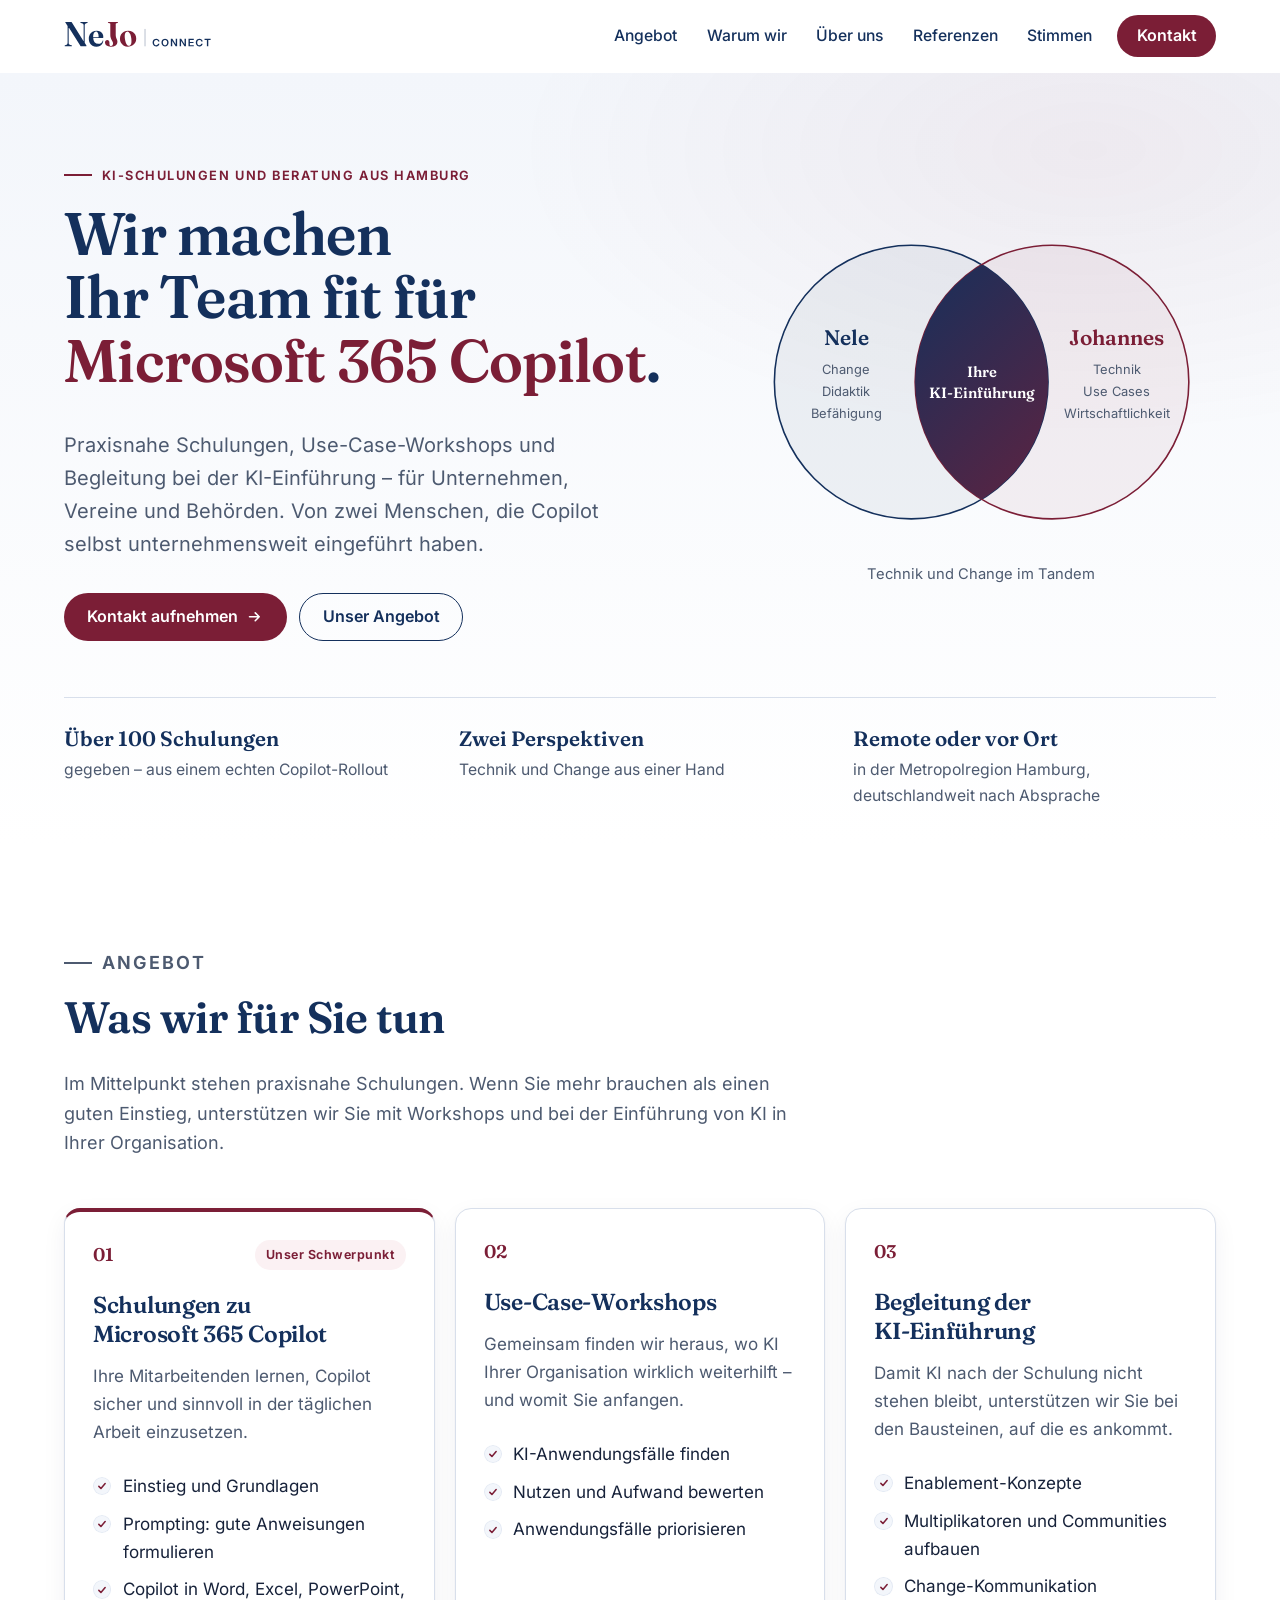
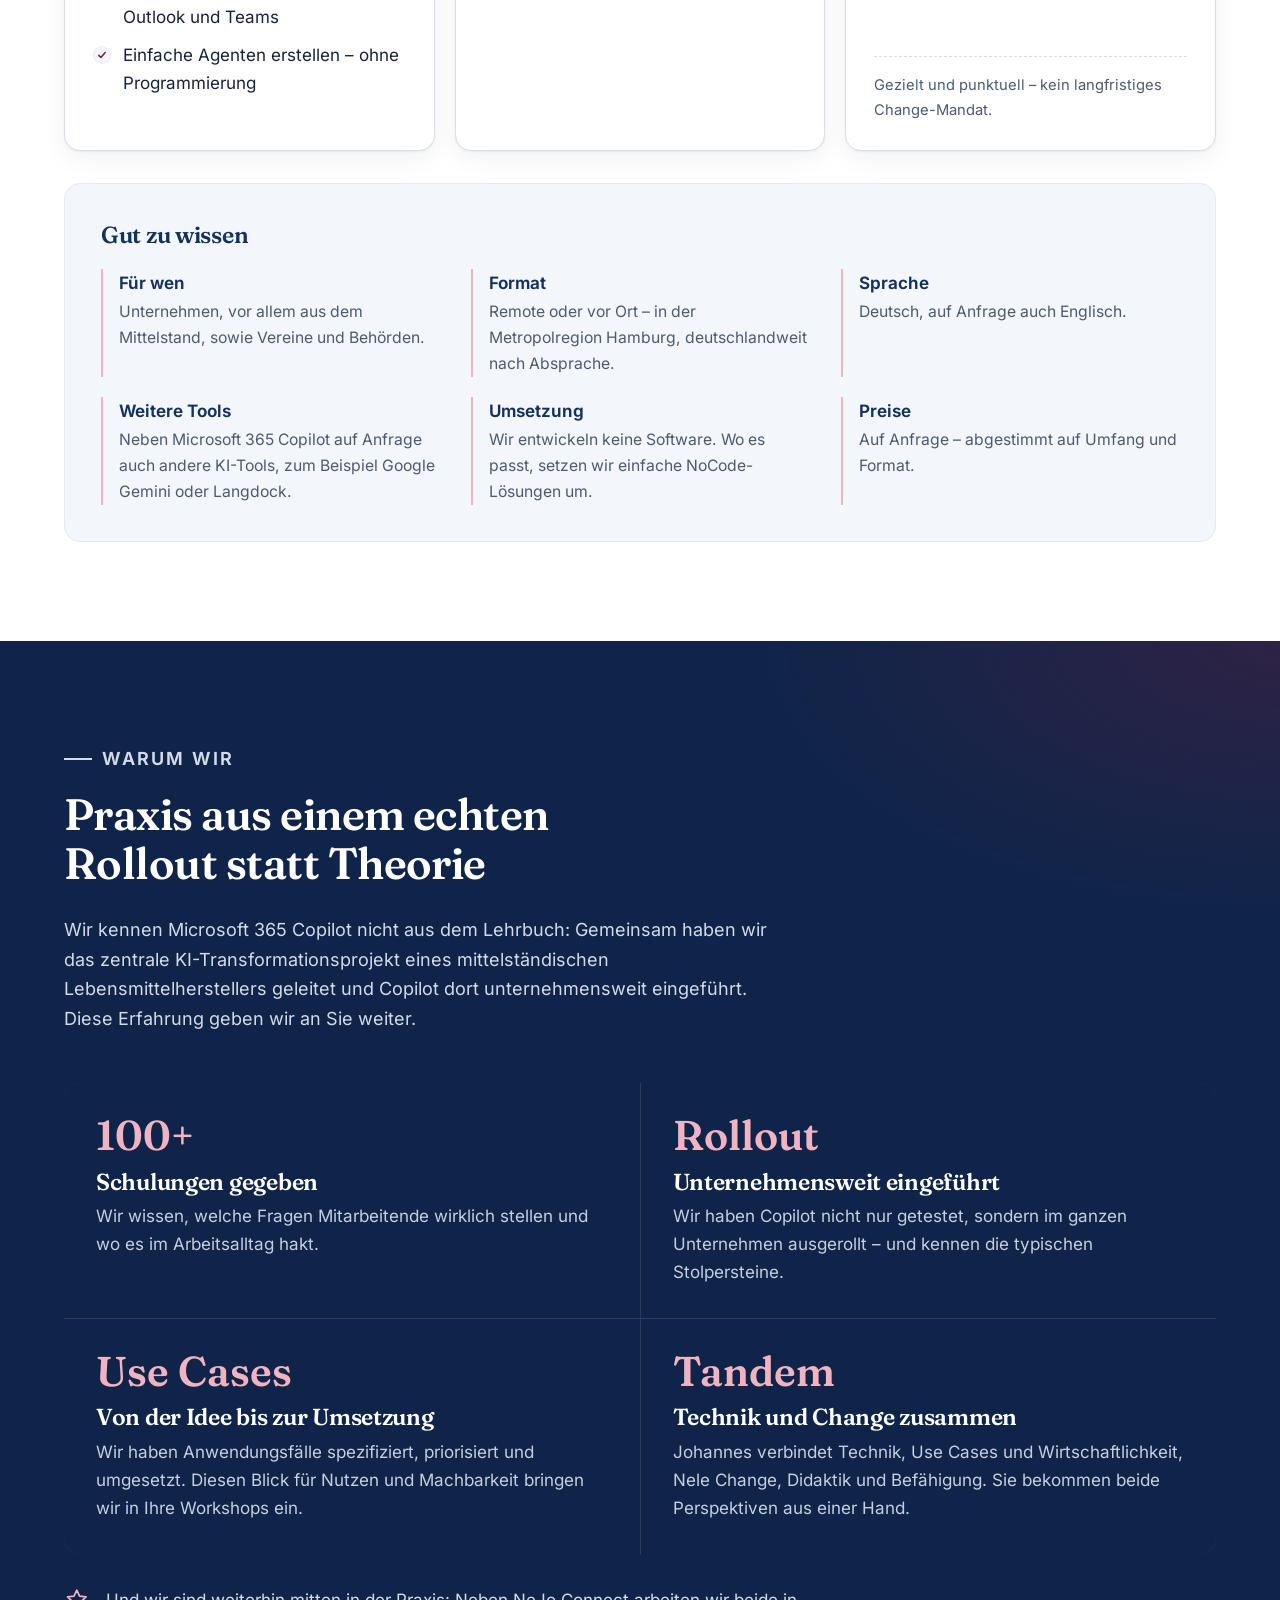
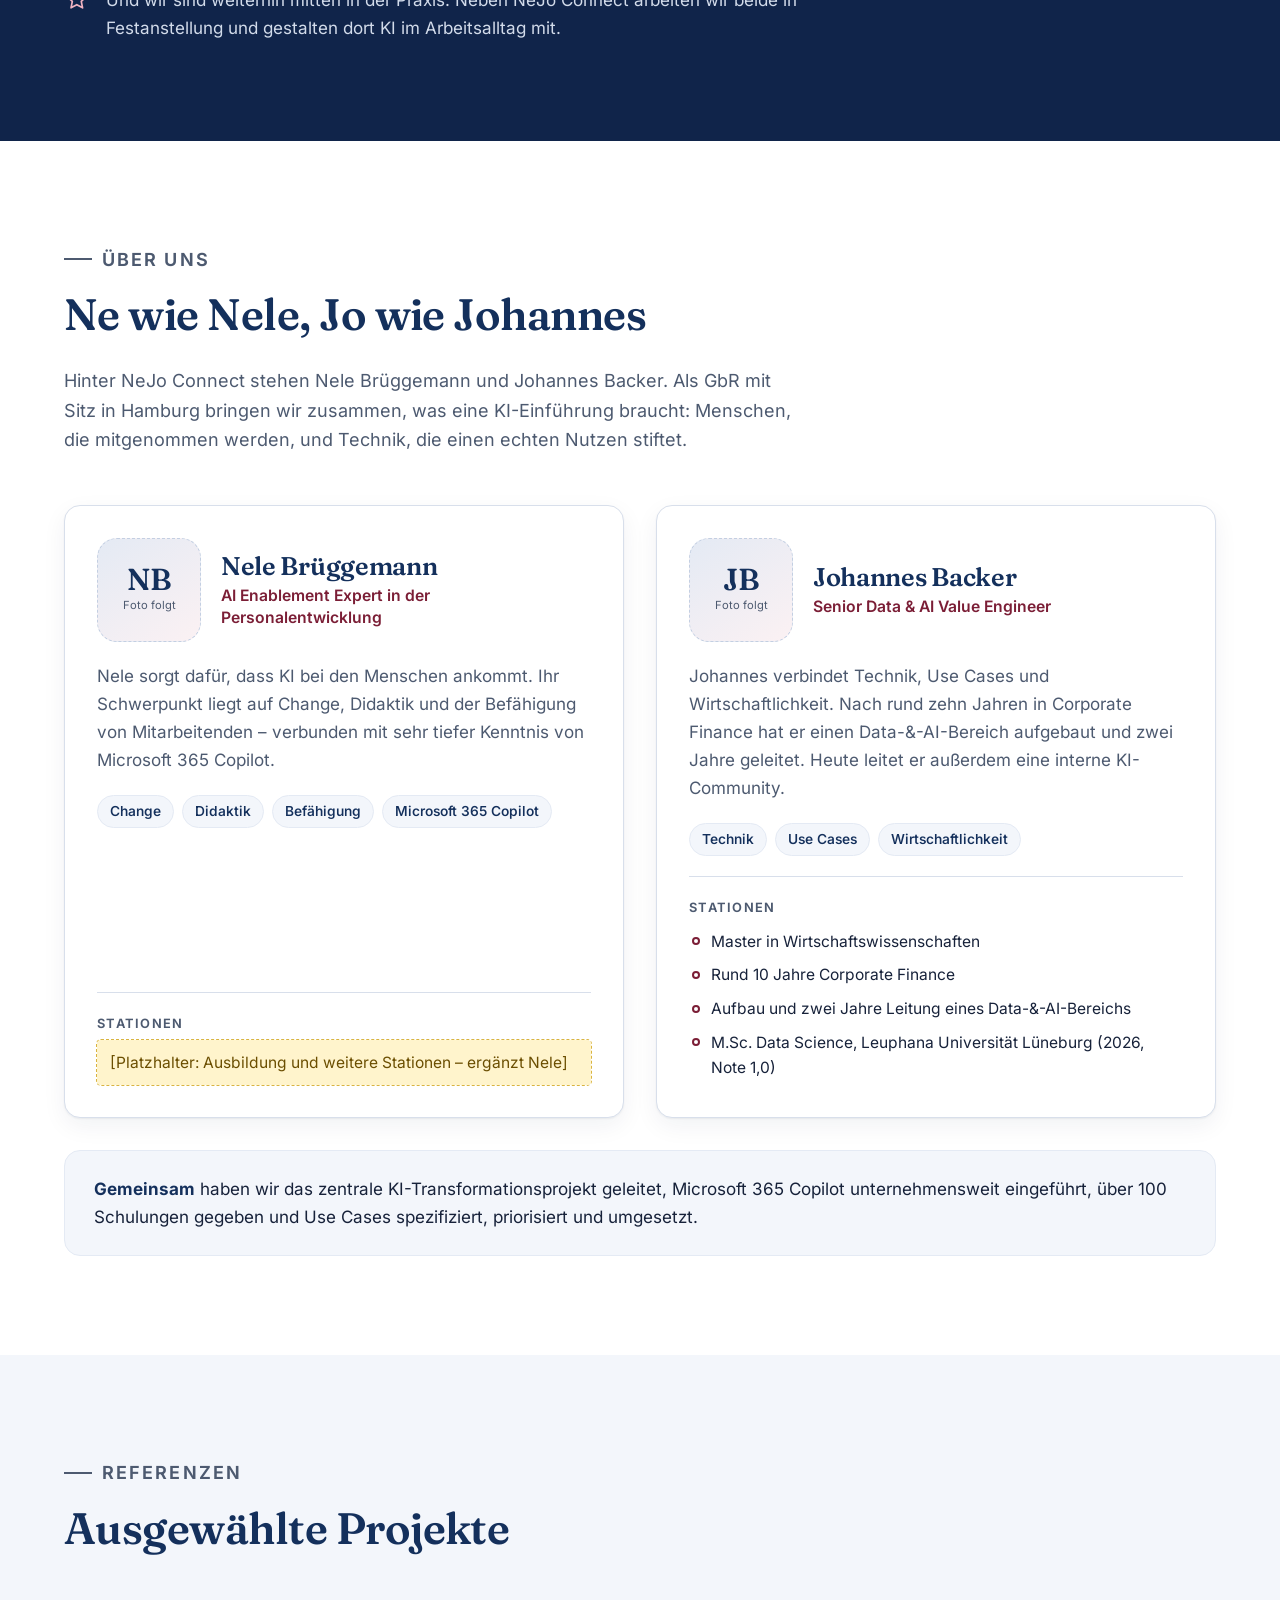
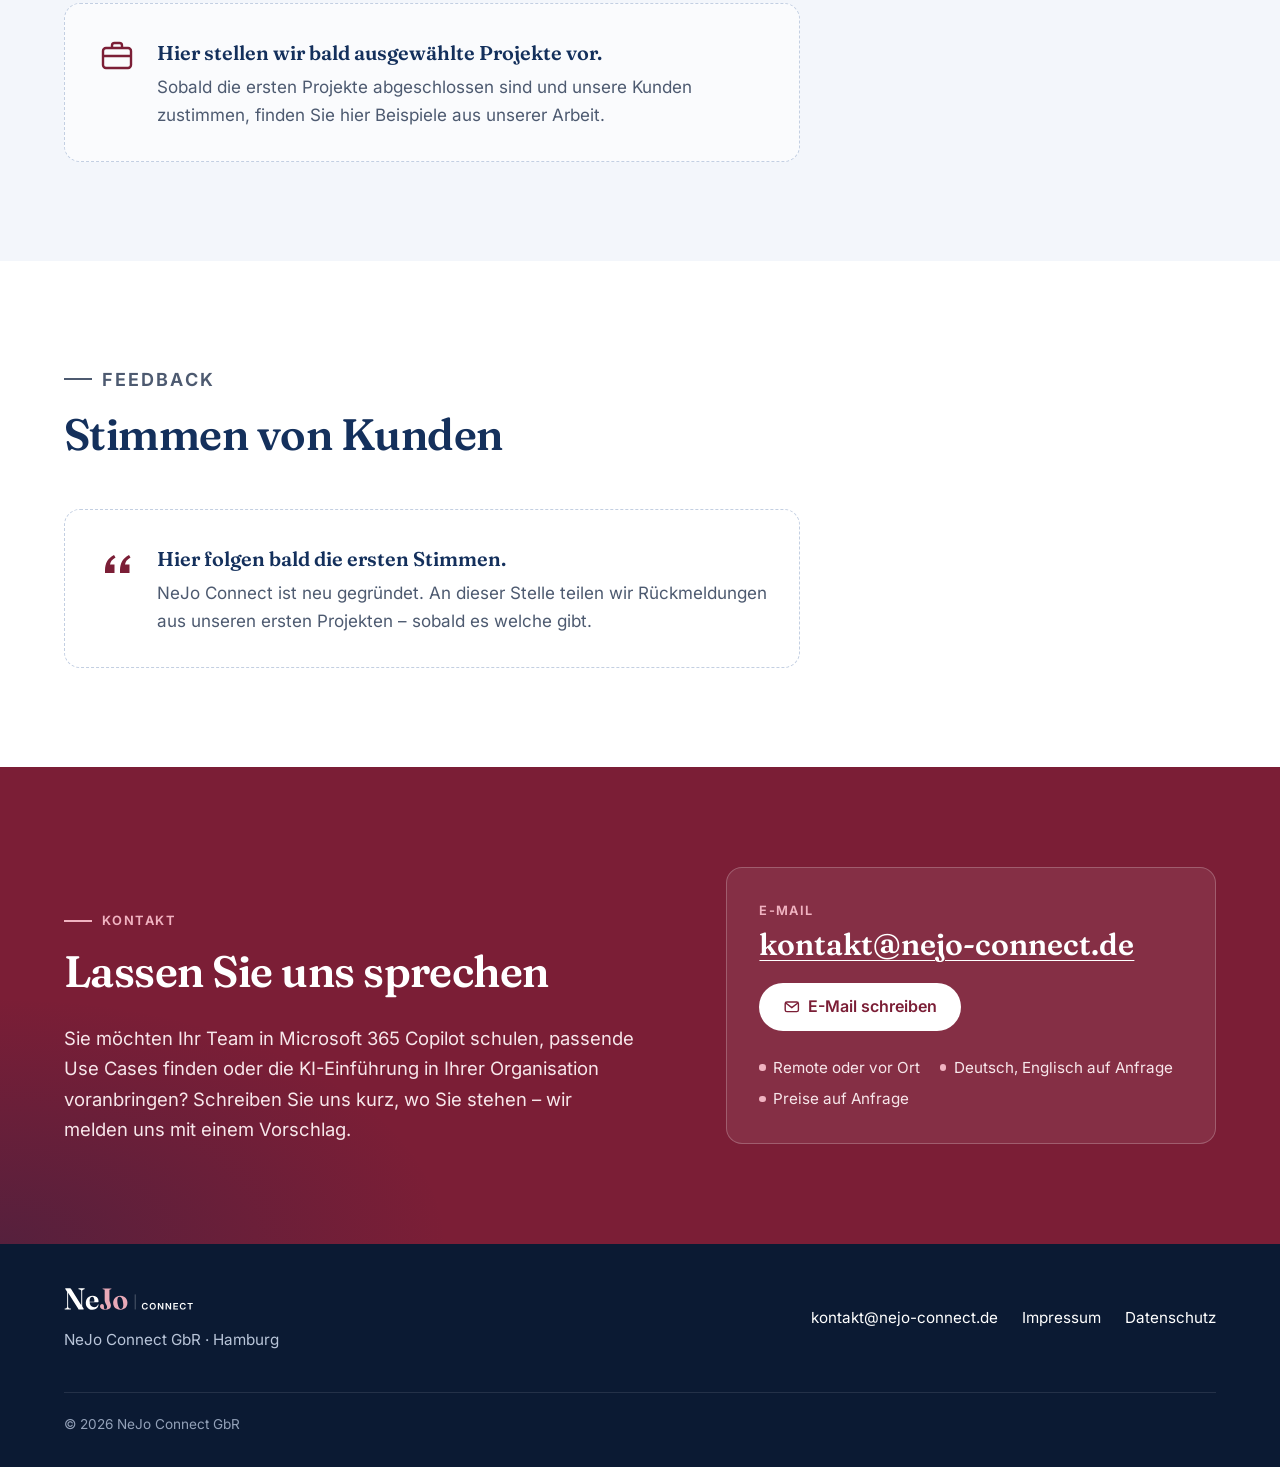
<file: index.html>
<!doctype html>
<html lang="de" class="no-js">
<head>
  <meta charset="utf-8">
  <meta name="viewport" content="width=device-width, initial-scale=1">
  <!-- Suchmaschinen ausschließen, solange die Seite im Aufbau ist. Zum offiziellen Start entfernen. -->
  <meta name="robots" content="noindex, nofollow">
  <title>NeJo Connect – Schulungen zu Microsoft 365 Copilot aus Hamburg</title>
  <meta name="description" content="NeJo Connect GbR aus Hamburg: praxisnahe Schulungen zu Microsoft 365 Copilot, Use-Case-Workshops und Begleitung der KI-Einführung für Unternehmen, Vereine und Behörden.">
  <meta name="theme-color" content="#14305c">

  <!-- Social-Media-Vorschau. Beim Umzug auf nejo-connect.de die beiden URLs anpassen. -->
  <meta property="og:type" content="website">
  <meta property="og:locale" content="de_DE">
  <meta property="og:site_name" content="NeJo Connect">
  <meta property="og:title" content="NeJo Connect – Schulungen zu Microsoft 365 Copilot">
  <meta property="og:description" content="Praxisnahe Copilot-Schulungen, Use-Case-Workshops und Begleitung der KI-Einführung. Aus Hamburg, remote oder vor Ort.">
  <meta property="og:url" content="https://backer1988.github.io/nejo-connect/">
  <meta property="og:image" content="https://backer1988.github.io/nejo-connect/assets/img/og-image.png">
  <meta property="og:image:width" content="1200">
  <meta property="og:image:height" content="630">
  <meta name="twitter:card" content="summary_large_image">

  <link rel="icon" href="assets/img/favicon.svg" type="image/svg+xml">
  <link rel="icon" href="assets/img/favicon-32.png" sizes="32x32" type="image/png">
  <link rel="apple-touch-icon" href="assets/img/apple-touch-icon.png">
  <link rel="preload" href="assets/fonts/fraunces.woff2" as="font" type="font/woff2" crossorigin>
  <link rel="preload" href="assets/fonts/inter.woff2" as="font" type="font/woff2" crossorigin>
  <link rel="stylesheet" href="assets/css/style.css">
  <script src="assets/js/main.js" defer></script>
</head>
<body>
  <a class="skip-link" href="#inhalt">Zum Inhalt springen</a>

  <header class="site-header">
    <div class="container header-inner">
      <a class="brand" href="index.html" aria-label="NeJo Connect – zur Startseite">
        <img src="assets/img/logo.svg" alt="NeJo Connect" width="270" height="70">
      </a>
      <button class="nav-toggle" type="button" aria-expanded="false" aria-controls="hauptnavigation">
        <span class="nav-toggle-icon" aria-hidden="true"></span>
        <span class="nav-toggle-label">Menü</span>
      </button>
      <nav class="site-nav" id="hauptnavigation" aria-label="Hauptnavigation">
        <ul>
          <li><a href="#angebot">Angebot</a></li>
          <li><a href="#warum-wir">Warum wir</a></li>
          <li><a href="#ueber-uns">Über uns</a></li>
          <li><a href="#referenzen">Referenzen</a></li>
          <li><a href="#stimmen">Stimmen</a></li>
          <li><a class="btn btn-primary" href="#kontakt">Kontakt</a></li>
        </ul>
      </nav>
    </div>
  </header>

  <main id="inhalt">

    <!-- ============ Hero ============ -->
    <section class="hero" aria-labelledby="hero-title">
      <div class="container">
        <div class="hero-grid">
          <div>
            <p class="eyebrow">KI-Schulungen und Beratung aus Hamburg</p>
            <h1 id="hero-title">Wir machen Ihr Team fit für <span class="accent">Microsoft&nbsp;365 Copilot</span>.</h1>
            <p class="hero-lead">
              Praxisnahe Schulungen, Use-Case-Workshops und Begleitung bei der KI-Einführung –
              für Unternehmen, Vereine und Behörden. Von zwei Menschen, die Copilot selbst
              unternehmensweit eingeführt haben.
            </p>
            <div class="hero-actions">
              <a class="btn btn-primary" href="#kontakt">
                Kontakt aufnehmen
                <svg viewBox="0 0 20 20" aria-hidden="true"><path d="M4 10h11m-4.5-4.5L15 10l-4.5 4.5" fill="none" stroke="currentColor" stroke-width="1.8" stroke-linecap="round" stroke-linejoin="round"/></svg>
              </a>
              <a class="btn btn-outline" href="#angebot">Unser Angebot</a>
            </div>
          </div>

          <figure class="hero-visual">
            <svg class="venn" viewBox="0 0 600 440" role="img" aria-labelledby="venn-title venn-desc">
              <title id="venn-title">Technik und Change im Tandem</title>
              <desc id="venn-desc">Zwei überlappende Kreise: Nele steht für Change, Didaktik und Befähigung, Johannes für Technik, Use Cases und Wirtschaftlichkeit. In der Schnittmenge: Ihre KI-Einführung.</desc>
              <defs>
                <clipPath id="venn-clip"><circle cx="210" cy="220" r="175"/></clipPath>
                <linearGradient id="venn-grad" x1="0" y1="0" x2="1" y2="1">
                  <stop offset="0" stop-color="#14305c"/>
                  <stop offset="1" stop-color="#7b1e36"/>
                </linearGradient>
              </defs>
              <circle cx="210" cy="220" r="175" fill="#14305c" fill-opacity=".06" stroke="#14305c" stroke-width="2"/>
              <circle cx="390" cy="220" r="175" fill="#7b1e36" fill-opacity=".06" stroke="#7b1e36" stroke-width="2"/>
              <circle cx="390" cy="220" r="175" fill="url(#venn-grad)" clip-path="url(#venn-clip)"/>

              <g text-anchor="middle">
                <text class="venn-name" x="127" y="172" fill="#14305c">Nele</text>
                <text class="venn-item" x="127" y="210">Change</text>
                <text class="venn-item" x="127" y="238">Didaktik</text>
                <text class="venn-item" x="127" y="266">Befähigung</text>

                <text class="venn-name" x="473" y="172" fill="#7b1e36">Johannes</text>
                <text class="venn-item" x="473" y="210">Technik</text>
                <text class="venn-item" x="473" y="238">Use Cases</text>
                <text class="venn-item" x="473" y="266">Wirtschaftlichkeit</text>

                <text class="venn-center" x="300" y="214">Ihre</text>
                <text class="venn-center" x="300" y="240">KI-Einführung</text>
              </g>
            </svg>
            <figcaption>Technik und Change im Tandem</figcaption>
          </figure>
        </div>

        <ul class="hero-facts">
          <li><strong>Über 100 Schulungen</strong><span>gegeben – aus einem echten Copilot-Rollout</span></li>
          <li><strong>Zwei Perspektiven</strong><span>Technik und Change aus einer Hand</span></li>
          <li><strong>Remote oder vor Ort</strong><span>in der Metropolregion Hamburg, deutschlandweit nach Absprache</span></li>
        </ul>
      </div>
    </section>

    <!-- ============ Angebot ============ -->
    <section class="section" id="angebot" aria-labelledby="angebot-title">
      <div class="container">
        <div class="section-head">
          <p class="eyebrow">Angebot</p>
          <h2 id="angebot-title">Was wir für Sie tun</h2>
          <p>
            Im Mittelpunkt stehen praxisnahe Schulungen. Wenn Sie mehr brauchen als einen guten
            Einstieg, unterstützen wir Sie mit Workshops und bei der Einführung von KI in Ihrer Organisation.
          </p>
        </div>

        <div class="offers">
          <article class="offer offer-featured">
            <div class="offer-top">
              <span class="offer-num" aria-hidden="true">01</span>
              <span class="badge">Unser Schwerpunkt</span>
            </div>
            <h3>Schulungen zu Microsoft 365 Copilot</h3>
            <p>Ihre Mitarbeitenden lernen, Copilot sicher und sinnvoll in der täglichen Arbeit einzusetzen.</p>
            <ul class="checklist">
              <li>Einstieg und Grundlagen</li>
              <li>Prompting: gute Anweisungen formulieren</li>
              <li>Copilot in Word, Excel, PowerPoint, Outlook und Teams</li>
              <li>Einfache Agenten erstellen – ohne Programmierung</li>
            </ul>
          </article>

          <article class="offer">
            <div class="offer-top">
              <span class="offer-num" aria-hidden="true">02</span>
            </div>
            <h3>Use-Case-Workshops</h3>
            <p>Gemeinsam finden wir heraus, wo KI Ihrer Organisation wirklich weiterhilft – und womit Sie anfangen.</p>
            <ul class="checklist">
              <li>KI-Anwendungsfälle finden</li>
              <li>Nutzen und Aufwand bewerten</li>
              <li>Anwendungsfälle priorisieren</li>
            </ul>
          </article>

          <article class="offer">
            <div class="offer-top">
              <span class="offer-num" aria-hidden="true">03</span>
            </div>
            <h3>Begleitung der KI-Einführung</h3>
            <p>Damit KI nach der Schulung nicht stehen bleibt, unterstützen wir Sie bei den Bausteinen, auf die es ankommt.</p>
            <ul class="checklist">
              <li>Enablement-Konzepte</li>
              <li>Multiplikatoren und Communities aufbauen</li>
              <li>Change-Kommunikation</li>
            </ul>
            <p class="offer-note">Gezielt und punktuell – kein langfristiges Change-Mandat.</p>
          </article>
        </div>

        <div class="facts-panel">
          <h3>Gut zu wissen</h3>
          <dl class="facts-grid">
            <div>
              <dt>Für wen</dt>
              <dd>Unternehmen, vor allem aus dem Mittelstand, sowie Vereine und Behörden.</dd>
            </div>
            <div>
              <dt>Format</dt>
              <dd>Remote oder vor Ort – in der Metropolregion Hamburg, deutschlandweit nach Absprache.</dd>
            </div>
            <div>
              <dt>Sprache</dt>
              <dd>Deutsch, auf Anfrage auch Englisch.</dd>
            </div>
            <div>
              <dt>Weitere Tools</dt>
              <dd>Neben Microsoft 365 Copilot auf Anfrage auch andere KI-Tools, zum Beispiel Google Gemini oder Langdock.</dd>
            </div>
            <div>
              <dt>Umsetzung</dt>
              <dd>Wir entwickeln keine Software. Wo es passt, setzen wir einfache NoCode-Lösungen um.</dd>
            </div>
            <div>
              <dt>Preise</dt>
              <dd>Auf Anfrage – abgestimmt auf Umfang und Format.</dd>
            </div>
          </dl>
        </div>
      </div>
    </section>

    <!-- ============ Warum wir ============ -->
    <section class="section section-dark" id="warum-wir" aria-labelledby="warum-title">
      <div class="container">
        <div class="section-head">
          <p class="eyebrow">Warum wir</p>
          <h2 id="warum-title">Praxis aus einem echten Rollout statt Theorie</h2>
          <p>
            Wir kennen Microsoft 365 Copilot nicht aus dem Lehrbuch: Gemeinsam haben wir das zentrale
            KI-Transformationsprojekt eines mittelständischen Lebensmittelherstellers geleitet und Copilot
            dort unternehmensweit eingeführt. Diese Erfahrung geben wir an Sie weiter.
          </p>
        </div>

        <ul class="reasons">
          <li>
            <span class="reason-kicker">100+</span>
            <h3>Schulungen gegeben</h3>
            <p>Wir wissen, welche Fragen Mitarbeitende wirklich stellen und wo es im Arbeitsalltag hakt.</p>
          </li>
          <li>
            <span class="reason-kicker">Rollout</span>
            <h3>Unternehmensweit eingeführt</h3>
            <p>Wir haben Copilot nicht nur getestet, sondern im ganzen Unternehmen ausgerollt – und kennen die typischen Stolpersteine.</p>
          </li>
          <li>
            <span class="reason-kicker">Use Cases</span>
            <h3>Von der Idee bis zur Umsetzung</h3>
            <p>Wir haben Anwendungsfälle spezifiziert, priorisiert und umgesetzt. Diesen Blick für Nutzen und Machbarkeit bringen wir in Ihre Workshops ein.</p>
          </li>
          <li>
            <span class="reason-kicker">Tandem</span>
            <h3>Technik und Change zusammen</h3>
            <p>Johannes verbindet Technik, Use Cases und Wirtschaftlichkeit, Nele Change, Didaktik und Befähigung. Sie bekommen beide Perspektiven aus einer Hand.</p>
          </li>
        </ul>

        <p class="practice-note">
          <svg viewBox="0 0 24 24" aria-hidden="true"><path d="M12 3l2.6 5.6 6.1.7-4.5 4.2 1.2 6L12 16.6 6.6 19.5l1.2-6-4.5-4.2 6.1-.7z" fill="none" stroke="currentColor" stroke-width="1.6" stroke-linejoin="round"/></svg>
          <span>Und wir sind weiterhin mitten in der Praxis: Neben NeJo Connect arbeiten wir beide in Festanstellung und gestalten dort KI im Arbeitsalltag mit.</span>
        </p>
      </div>
    </section>

    <!-- ============ Über uns ============ -->
    <section class="section" id="ueber-uns" aria-labelledby="ueber-title">
      <div class="container">
        <div class="section-head">
          <p class="eyebrow">Über uns</p>
          <h2 id="ueber-title">Ne wie Nele, Jo wie Johannes</h2>
          <p>
            Hinter NeJo Connect stehen Nele Brüggemann und Johannes Backer. Als GbR mit Sitz in Hamburg
            bringen wir zusammen, was eine KI-Einführung braucht: Menschen, die mitgenommen werden,
            und Technik, die einen echten Nutzen stiftet.
          </p>
        </div>

        <div class="people">
          <article class="person">
            <div class="person-head">
              <!-- FOTO: Platzhalter ersetzen durch
                   <div class="person-photo"><img src="assets/img/nele.jpg" alt="Porträt von Nele Brüggemann" width="208" height="208"></div> -->
              <div class="person-photo photo-placeholder" role="img" aria-label="Platzhalter für ein Foto von Nele Brüggemann">
                <span class="initials" aria-hidden="true">NB</span>
                <small aria-hidden="true">Foto folgt</small>
              </div>
              <div>
                <h3>Nele Brüggemann</h3>
                <p class="person-role">AI Enablement Expert in der Personalentwicklung</p>
              </div>
            </div>
            <p>
              Nele sorgt dafür, dass KI bei den Menschen ankommt. Ihr Schwerpunkt liegt auf Change,
              Didaktik und der Befähigung von Mitarbeitenden – verbunden mit sehr tiefer Kenntnis von
              Microsoft 365 Copilot.
            </p>
            <ul class="tags" aria-label="Schwerpunkte">
              <li>Change</li>
              <li>Didaktik</li>
              <li>Befähigung</li>
              <li>Microsoft 365 Copilot</li>
            </ul>
            <p class="stations-title">Stationen</p>
            <ul class="stations">
              <!-- PLATZHALTER: Ausbildung und weitere Stationen – ergänzt Nele -->
              <li class="placeholder">[Platzhalter: Ausbildung und weitere Stationen – ergänzt Nele]</li>
            </ul>
          </article>

          <article class="person">
            <div class="person-head">
              <!-- FOTO: Platzhalter ersetzen durch
                   <div class="person-photo"><img src="assets/img/johannes.jpg" alt="Porträt von Johannes Backer" width="208" height="208"></div> -->
              <div class="person-photo photo-placeholder" role="img" aria-label="Platzhalter für ein Foto von Johannes Backer">
                <span class="initials" aria-hidden="true">JB</span>
                <small aria-hidden="true">Foto folgt</small>
              </div>
              <div>
                <h3>Johannes Backer</h3>
                <p class="person-role">Senior Data &amp; AI Value Engineer</p>
              </div>
            </div>
            <p>
              Johannes verbindet Technik, Use Cases und Wirtschaftlichkeit. Nach rund zehn Jahren in
              Corporate Finance hat er einen Data-&amp;-AI-Bereich aufgebaut und zwei Jahre geleitet.
              Heute leitet er außerdem eine interne KI-Community.
            </p>
            <ul class="tags" aria-label="Schwerpunkte">
              <li>Technik</li>
              <li>Use Cases</li>
              <li>Wirtschaftlichkeit</li>
            </ul>
            <p class="stations-title">Stationen</p>
            <ul class="stations">
              <li>Master in Wirtschaftswissenschaften</li>
              <li>Rund 10 Jahre Corporate Finance</li>
              <li>Aufbau und zwei Jahre Leitung eines Data-&amp;-AI-Bereichs</li>
              <li>M.Sc. Data Science, Leuphana Universität Lüneburg (2026, Note 1,0)</li>
            </ul>
          </article>
        </div>

        <div class="together">
          <p>
            <strong>Gemeinsam</strong> haben wir das zentrale KI-Transformationsprojekt geleitet,
            Microsoft 365 Copilot unternehmensweit eingeführt, über 100 Schulungen gegeben und
            Use Cases spezifiziert, priorisiert und umgesetzt.
          </p>
        </div>
      </div>
    </section>

    <!-- ============ Referenzen ============ -->
    <section class="section section-tint" id="referenzen" aria-labelledby="referenzen-title">
      <div class="container">
        <div class="section-head">
          <p class="eyebrow">Referenzen</p>
          <h2 id="referenzen-title">Ausgewählte Projekte</h2>
        </div>

        <div class="empty-state">
          <svg viewBox="0 0 40 40" aria-hidden="true"><rect x="6" y="12" width="28" height="20" rx="3" fill="none" stroke="currentColor" stroke-width="2.4"/><path d="M15 12V9.5A2.5 2.5 0 0 1 17.5 7h5A2.5 2.5 0 0 1 25 9.5V12M6 20h28" fill="none" stroke="currentColor" stroke-width="2.4" stroke-linejoin="round"/></svg>
          <div>
            <strong>Hier stellen wir bald ausgewählte Projekte vor.</strong>
            <p>Sobald die ersten Projekte abgeschlossen sind und unsere Kunden zustimmen, finden Sie hier Beispiele aus unserer Arbeit.</p>
          </div>
        </div>

        <!-- VORLAGE für Referenzen (nur mit Freigabe der Kunden verwenden).
             Den Block .empty-state oben dann entfernen.
        <div class="offers">
          <article class="offer">
            <div class="offer-top"><span class="badge">Branche oder Organisationstyp</span></div>
            <h3>Name der Organisation</h3>
            <p>Kurz beschreiben, was wir gemacht haben.</p>
          </article>
        </div>
        -->
      </div>
    </section>

    <!-- ============ Stimmen ============ -->
    <section class="section" id="stimmen" aria-labelledby="stimmen-title">
      <div class="container">
        <div class="section-head">
          <p class="eyebrow">Feedback</p>
          <h2 id="stimmen-title">Stimmen von Kunden</h2>
        </div>

        <div class="empty-state">
          <svg viewBox="0 0 40 40" aria-hidden="true"><path d="M8 28c0-7 3-12 9-15l1.5 2.5C14.8 17.6 13.4 20 13 22.5h4.5V31H8zm15 0c0-7 3-12 9-15l1.5 2.5c-3.7 2.1-5.1 4.5-5.5 7h4.5V31H23z" fill="currentColor"/></svg>
          <div>
            <strong>Hier folgen bald die ersten Stimmen.</strong>
            <p>NeJo Connect ist neu gegründet. An dieser Stelle teilen wir Rückmeldungen aus unseren ersten Projekten – sobald es welche gibt.</p>
          </div>
        </div>

        <!-- VORLAGE für echte Kundenstimmen (nur mit Einverständnis der Kunden verwenden).
             Den Block oben (.empty-state) dann entfernen.
        <div class="testimonials">
          <figure class="testimonial">
            <blockquote><p>„Zitat des Kunden“</p></blockquote>
            <figcaption>Name, Funktion, Organisation</figcaption>
          </figure>
          <figure class="testimonial">
            <blockquote><p>„Zitat des Kunden“</p></blockquote>
            <figcaption>Name, Funktion, Organisation</figcaption>
          </figure>
        </div>
        -->
      </div>
    </section>

    <!-- ============ Kontakt ============ -->
    <section class="section section-contact" id="kontakt" aria-labelledby="kontakt-title">
      <div class="container contact-grid">
        <div>
          <p class="eyebrow">Kontakt</p>
          <h2 id="kontakt-title">Lassen Sie uns sprechen</h2>
          <p class="contact-lead">
            Sie möchten Ihr Team in Microsoft 365 Copilot schulen, passende Use Cases finden oder die
            KI-Einführung in Ihrer Organisation voranbringen? Schreiben Sie uns kurz, wo Sie stehen –
            wir melden uns mit einem Vorschlag.
          </p>
        </div>
        <div class="contact-card">
          <p class="contact-label">E-Mail</p>
          <a class="contact-mail" href="mailto:kontakt@nejo-connect.de">kontakt@nejo-connect.de</a>
          <div>
            <a class="btn btn-light" href="mailto:kontakt@nejo-connect.de?subject=Anfrage%20an%20NeJo%20Connect">
              <svg viewBox="0 0 20 20" aria-hidden="true"><rect x="2.5" y="4.5" width="15" height="11" rx="2" fill="none" stroke="currentColor" stroke-width="1.6"/><path d="M3.5 6l6.5 5 6.5-5" fill="none" stroke="currentColor" stroke-width="1.6" stroke-linecap="round" stroke-linejoin="round"/></svg>
              E-Mail schreiben
            </a>
          </div>
          <ul class="contact-meta">
            <li>Remote oder vor Ort</li>
            <li>Deutsch, Englisch auf Anfrage</li>
            <li>Preise auf Anfrage</li>
          </ul>
        </div>
      </div>
    </section>

  </main>

  <footer class="site-footer">
    <div class="container footer-inner">
      <div class="footer-brand">
        <img src="assets/img/logo-hell.svg" alt="NeJo Connect" width="270" height="70">
        <p>NeJo Connect GbR · Hamburg</p>
      </div>
      <nav class="footer-nav" aria-label="Rechtliches und Kontakt">
        <ul>
          <li><a href="mailto:kontakt@nejo-connect.de">kontakt@nejo-connect.de</a></li>
          <li><a href="impressum.html">Impressum</a></li>
          <li><a href="datenschutz.html">Datenschutz</a></li>
        </ul>
      </nav>
    </div>
    <div class="container footer-bottom">
      <p>© 2026 NeJo Connect GbR</p>
    </div>
  </footer>
</body>
</html>
</file>
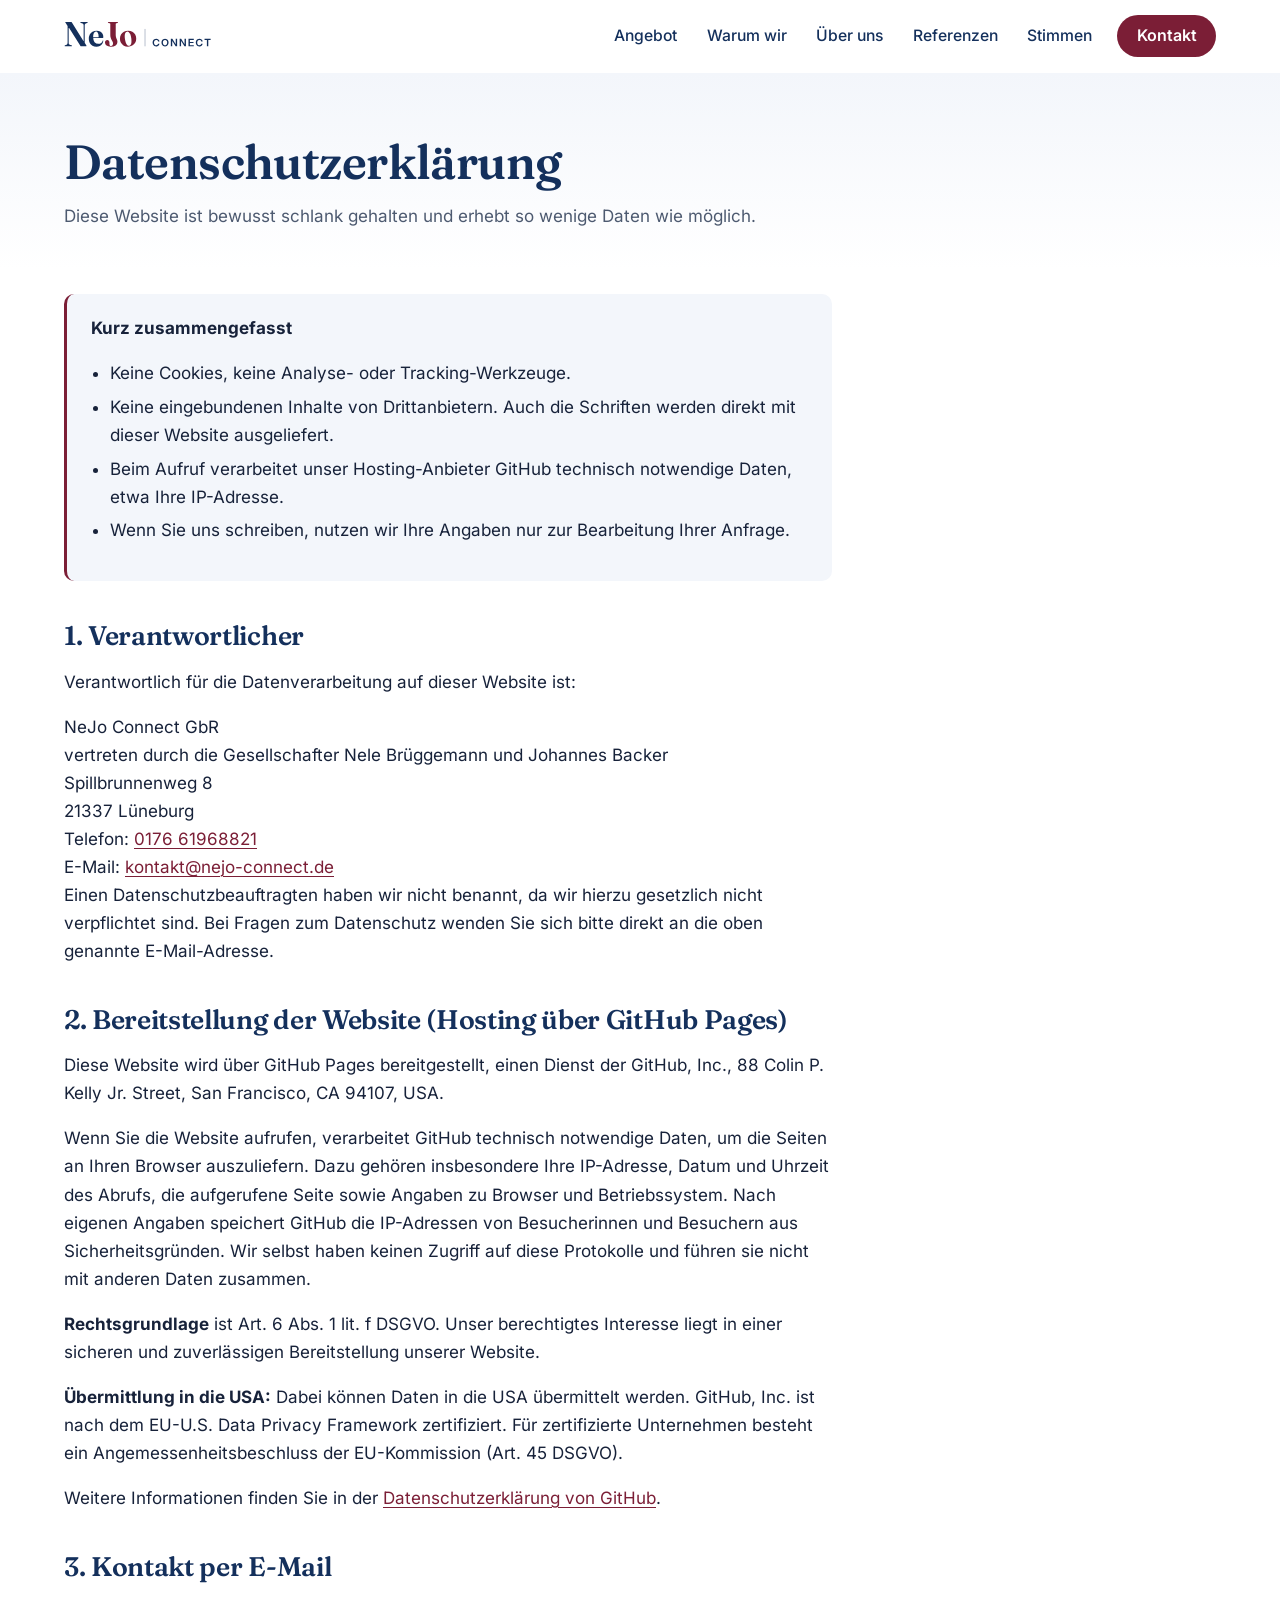
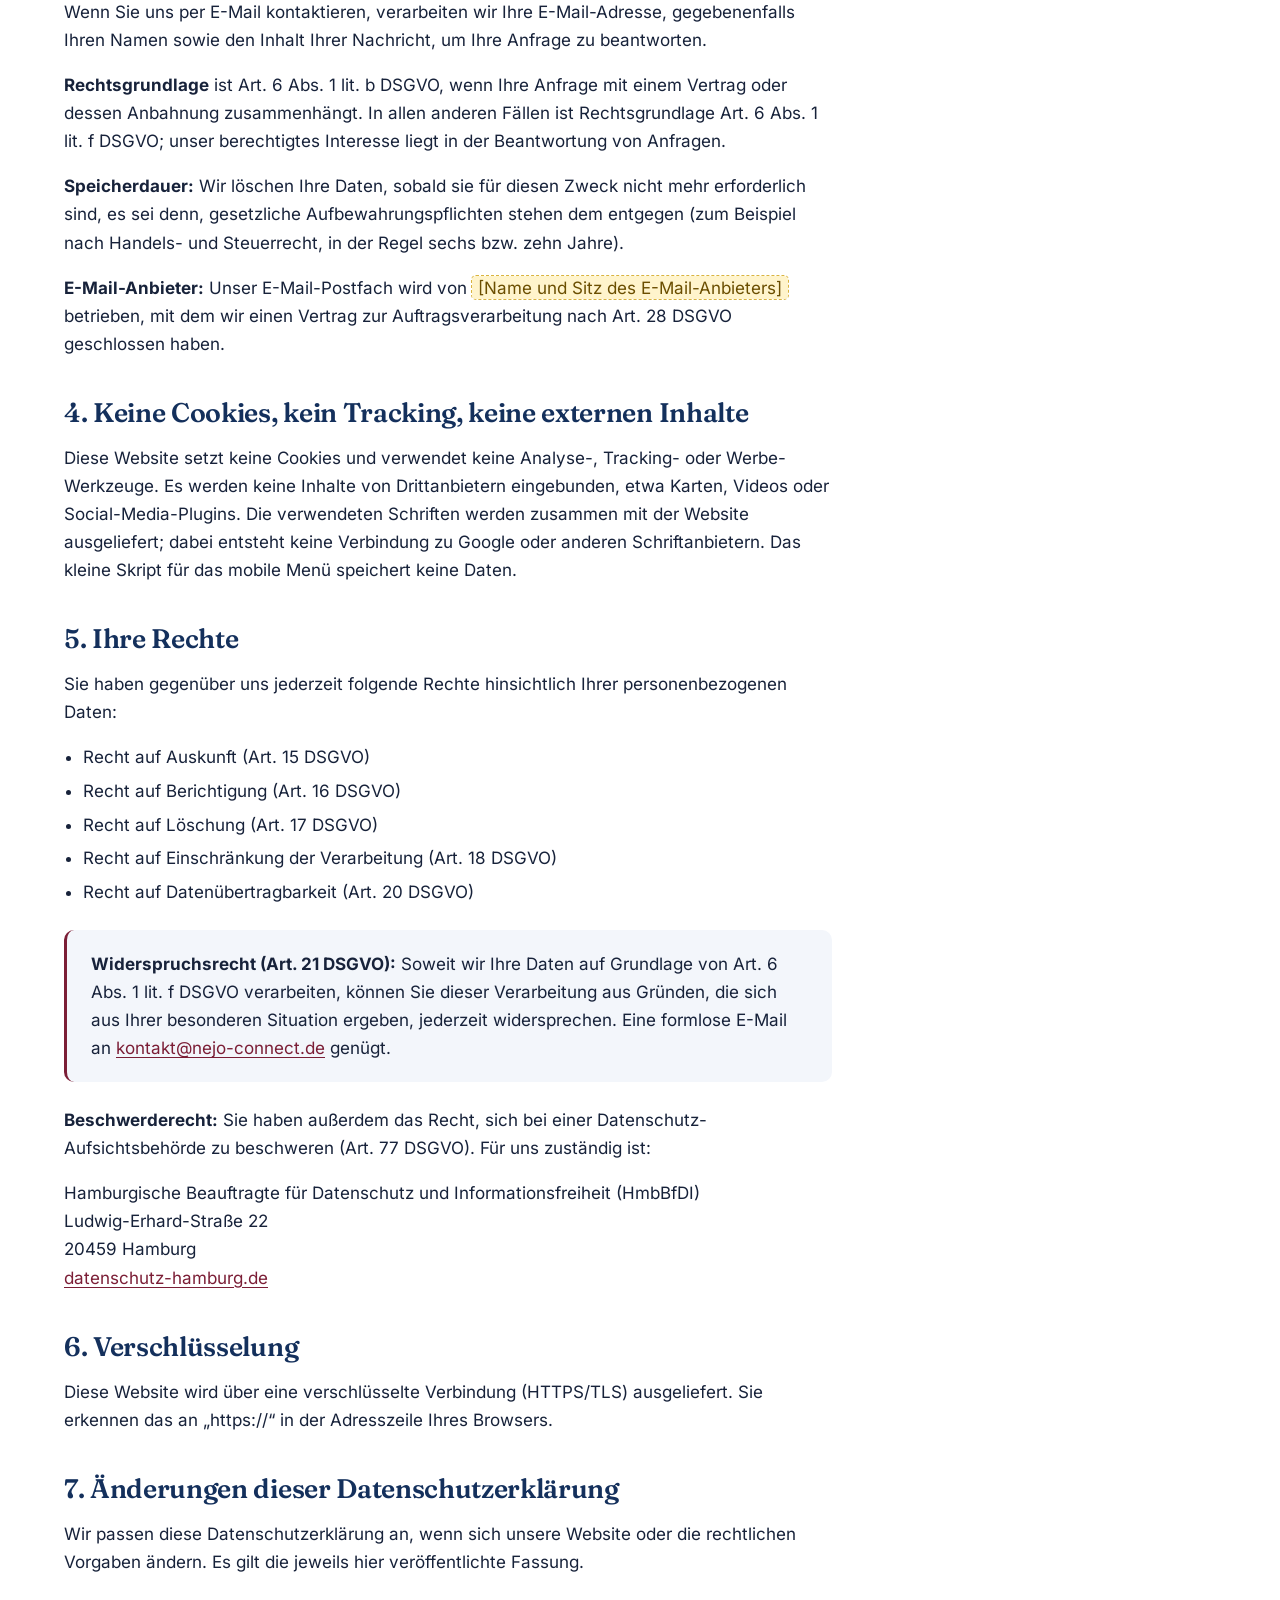
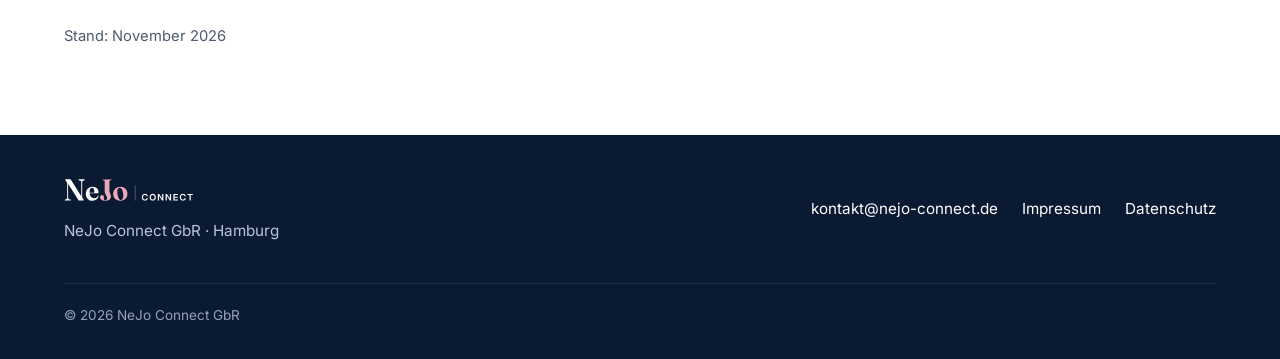
<file: datenschutz.html>
<!doctype html>
<html lang="de" class="no-js">
<head>
  <meta charset="utf-8">
  <meta name="viewport" content="width=device-width, initial-scale=1">
  <!-- Suchmaschinen ausschließen, solange die Seite im Aufbau ist. Zum offiziellen Start entfernen. -->
  <meta name="robots" content="noindex, nofollow">
  <title>Datenschutz – NeJo Connect</title>
  <meta name="description" content="Datenschutzerklärung der NeJo Connect GbR, Hamburg.">
  <meta name="theme-color" content="#14305c">
  <link rel="icon" href="assets/img/favicon.svg" type="image/svg+xml">
  <link rel="icon" href="assets/img/favicon-32.png" sizes="32x32" type="image/png">
  <link rel="apple-touch-icon" href="assets/img/apple-touch-icon.png">
  <link rel="preload" href="assets/fonts/fraunces.woff2" as="font" type="font/woff2" crossorigin>
  <link rel="preload" href="assets/fonts/inter.woff2" as="font" type="font/woff2" crossorigin>
  <link rel="stylesheet" href="assets/css/style.css">
  <script src="assets/js/main.js" defer></script>
</head>
<body>
  <a class="skip-link" href="#inhalt">Zum Inhalt springen</a>

  <header class="site-header">
    <div class="container header-inner">
      <a class="brand" href="index.html" aria-label="NeJo Connect – zur Startseite">
        <img src="assets/img/logo.svg" alt="NeJo Connect" width="270" height="70">
      </a>
      <button class="nav-toggle" type="button" aria-expanded="false" aria-controls="hauptnavigation">
        <span class="nav-toggle-icon" aria-hidden="true"></span>
        <span class="nav-toggle-label">Menü</span>
      </button>
      <nav class="site-nav" id="hauptnavigation" aria-label="Hauptnavigation">
        <ul>
          <li><a href="index.html#angebot">Angebot</a></li>
          <li><a href="index.html#warum-wir">Warum wir</a></li>
          <li><a href="index.html#ueber-uns">Über uns</a></li>
          <li><a href="index.html#referenzen">Referenzen</a></li>
          <li><a href="index.html#stimmen">Stimmen</a></li>
          <li><a class="btn btn-primary" href="index.html#kontakt">Kontakt</a></li>
        </ul>
      </nav>
    </div>
  </header>

  <main id="inhalt">
    <div class="legal-hero">
      <div class="container">
        <h1>Datenschutzerklärung</h1>
        <p>Diese Website ist bewusst schlank gehalten und erhebt so wenige Daten wie möglich.</p>
      </div>
    </div>

    <div class="container">
      <article class="legal">
        <div class="box">
          <p><strong>Kurz zusammengefasst</strong></p>
          <ul>
            <li>Keine Cookies, keine Analyse- oder Tracking-Werkzeuge.</li>
            <li>Keine eingebundenen Inhalte von Drittanbietern. Auch die Schriften werden direkt mit dieser Website ausgeliefert.</li>
            <li>Beim Aufruf verarbeitet unser Hosting-Anbieter GitHub technisch notwendige Daten, etwa Ihre IP-Adresse.</li>
            <li>Wenn Sie uns schreiben, nutzen wir Ihre Angaben nur zur Bearbeitung Ihrer Anfrage.</li>
          </ul>
        </div>

        <h2>1. Verantwortlicher</h2>
        <p>Verantwortlich für die Datenverarbeitung auf dieser Website ist:</p>
        <address>
          NeJo Connect GbR<br>
          vertreten durch die Gesellschafter Nele Brüggemann und Johannes Backer<br>
          Spillbrunnenweg 8<br>
          21337 Lüneburg<br>
          Telefon: <a href="tel:+4917661968821">0176 61968821</a><br>
          E-Mail: <a href="mailto:kontakt@nejo-connect.de">kontakt@nejo-connect.de</a>
        </address>
        <p>
          Einen Datenschutzbeauftragten haben wir nicht benannt, da wir hierzu gesetzlich nicht
          verpflichtet sind. Bei Fragen zum Datenschutz wenden Sie sich bitte direkt an die oben
          genannte E-Mail-Adresse.
        </p>

        <h2>2. Bereitstellung der Website (Hosting über GitHub Pages)</h2>
        <p>
          Diese Website wird über GitHub Pages bereitgestellt, einen Dienst der GitHub, Inc.,
          88 Colin P. Kelly Jr. Street, San Francisco, CA 94107, USA.
        </p>
        <p>
          Wenn Sie die Website aufrufen, verarbeitet GitHub technisch notwendige Daten, um die Seiten
          an Ihren Browser auszuliefern. Dazu gehören insbesondere Ihre IP-Adresse, Datum und Uhrzeit
          des Abrufs, die aufgerufene Seite sowie Angaben zu Browser und Betriebssystem. Nach eigenen
          Angaben speichert GitHub die IP-Adressen von Besucherinnen und Besuchern aus
          Sicherheitsgründen. Wir selbst haben keinen Zugriff auf diese Protokolle und führen sie nicht
          mit anderen Daten zusammen.
        </p>
        <p>
          <strong>Rechtsgrundlage</strong> ist Art. 6 Abs. 1 lit. f DSGVO. Unser berechtigtes Interesse
          liegt in einer sicheren und zuverlässigen Bereitstellung unserer Website.
        </p>
        <p>
          <strong>Übermittlung in die USA:</strong> Dabei können Daten in die USA übermittelt werden.
          GitHub, Inc. ist nach dem EU-U.S. Data Privacy Framework zertifiziert. Für zertifizierte
          Unternehmen besteht ein Angemessenheitsbeschluss der EU-Kommission (Art. 45 DSGVO).
        </p>
        <p>
          Weitere Informationen finden Sie in der
          <a href="https://docs.github.com/de/site-policy/privacy-policies/github-general-privacy-statement" rel="noopener">Datenschutzerklärung von GitHub</a>.
        </p>

        <h2>3. Kontakt per E-Mail</h2>
        <p>
          Wenn Sie uns per E-Mail kontaktieren, verarbeiten wir Ihre E-Mail-Adresse, gegebenenfalls
          Ihren Namen sowie den Inhalt Ihrer Nachricht, um Ihre Anfrage zu beantworten.
        </p>
        <p>
          <strong>Rechtsgrundlage</strong> ist Art. 6 Abs. 1 lit. b DSGVO, wenn Ihre Anfrage mit einem
          Vertrag oder dessen Anbahnung zusammenhängt. In allen anderen Fällen ist Rechtsgrundlage
          Art. 6 Abs. 1 lit. f DSGVO; unser berechtigtes Interesse liegt in der Beantwortung von Anfragen.
        </p>
        <p>
          <strong>Speicherdauer:</strong> Wir löschen Ihre Daten, sobald sie für diesen Zweck nicht mehr
          erforderlich sind, es sei denn, gesetzliche Aufbewahrungspflichten stehen dem entgegen
          (zum Beispiel nach Handels- und Steuerrecht, in der Regel sechs bzw. zehn Jahre).
        </p>
        <p>
          <strong>E-Mail-Anbieter:</strong> Unser E-Mail-Postfach wird von
          <span class="placeholder">[Name und Sitz des E-Mail-Anbieters]</span> betrieben, mit dem wir
          einen Vertrag zur Auftragsverarbeitung nach Art. 28 DSGVO geschlossen haben.
        </p>

        <h2>4. Keine Cookies, kein Tracking, keine externen Inhalte</h2>
        <p>
          Diese Website setzt keine Cookies und verwendet keine Analyse-, Tracking- oder
          Werbe-Werkzeuge. Es werden keine Inhalte von Drittanbietern eingebunden, etwa Karten, Videos
          oder Social-Media-Plugins. Die verwendeten Schriften werden zusammen mit der Website
          ausgeliefert; dabei entsteht keine Verbindung zu Google oder anderen Schriftanbietern.
          Das kleine Skript für das mobile Menü speichert keine Daten.
        </p>

        <h2>5. Ihre Rechte</h2>
        <p>Sie haben gegenüber uns jederzeit folgende Rechte hinsichtlich Ihrer personenbezogenen Daten:</p>
        <ul>
          <li>Recht auf Auskunft (Art. 15 DSGVO)</li>
          <li>Recht auf Berichtigung (Art. 16 DSGVO)</li>
          <li>Recht auf Löschung (Art. 17 DSGVO)</li>
          <li>Recht auf Einschränkung der Verarbeitung (Art. 18 DSGVO)</li>
          <li>Recht auf Datenübertragbarkeit (Art. 20 DSGVO)</li>
        </ul>

        <div class="box">
          <p>
            <strong>Widerspruchsrecht (Art. 21 DSGVO):</strong> Soweit wir Ihre Daten auf Grundlage
            von Art. 6 Abs. 1 lit. f DSGVO verarbeiten, können Sie dieser Verarbeitung aus Gründen,
            die sich aus Ihrer besonderen Situation ergeben, jederzeit widersprechen. Eine formlose
            E-Mail an <a href="mailto:kontakt@nejo-connect.de">kontakt@nejo-connect.de</a> genügt.
          </p>
        </div>

        <p>
          <strong>Beschwerderecht:</strong> Sie haben außerdem das Recht, sich bei einer
          Datenschutz-Aufsichtsbehörde zu beschweren (Art. 77 DSGVO). Für uns zuständig ist:
        </p>
        <address>
          Hamburgische Beauftragte für Datenschutz und Informationsfreiheit (HmbBfDI)<br>
          Ludwig-Erhard-Straße 22<br>
          20459 Hamburg<br>
          <a href="https://datenschutz-hamburg.de" rel="noopener">datenschutz-hamburg.de</a>
        </address>

        <h2>6. Verschlüsselung</h2>
        <p>
          Diese Website wird über eine verschlüsselte Verbindung (HTTPS/TLS) ausgeliefert. Sie
          erkennen das an „https://“ in der Adresszeile Ihres Browsers.
        </p>

        <h2>7. Änderungen dieser Datenschutzerklärung</h2>
        <p>
          Wir passen diese Datenschutzerklärung an, wenn sich unsere Website oder die rechtlichen
          Vorgaben ändern. Es gilt die jeweils hier veröffentlichte Fassung.
        </p>

        <p class="meta">Stand: November 2026</p>
      </article>
    </div>
  </main>

  <footer class="site-footer">
    <div class="container footer-inner">
      <div class="footer-brand">
        <img src="assets/img/logo-hell.svg" alt="NeJo Connect" width="270" height="70">
        <p>NeJo Connect GbR · Hamburg</p>
      </div>
      <nav class="footer-nav" aria-label="Rechtliches und Kontakt">
        <ul>
          <li><a href="mailto:kontakt@nejo-connect.de">kontakt@nejo-connect.de</a></li>
          <li><a href="impressum.html">Impressum</a></li>
          <li><a href="datenschutz.html" aria-current="page">Datenschutz</a></li>
        </ul>
      </nav>
    </div>
    <div class="container footer-bottom">
      <p>© 2026 NeJo Connect GbR</p>
    </div>
  </footer>
</body>
</html>
</file>
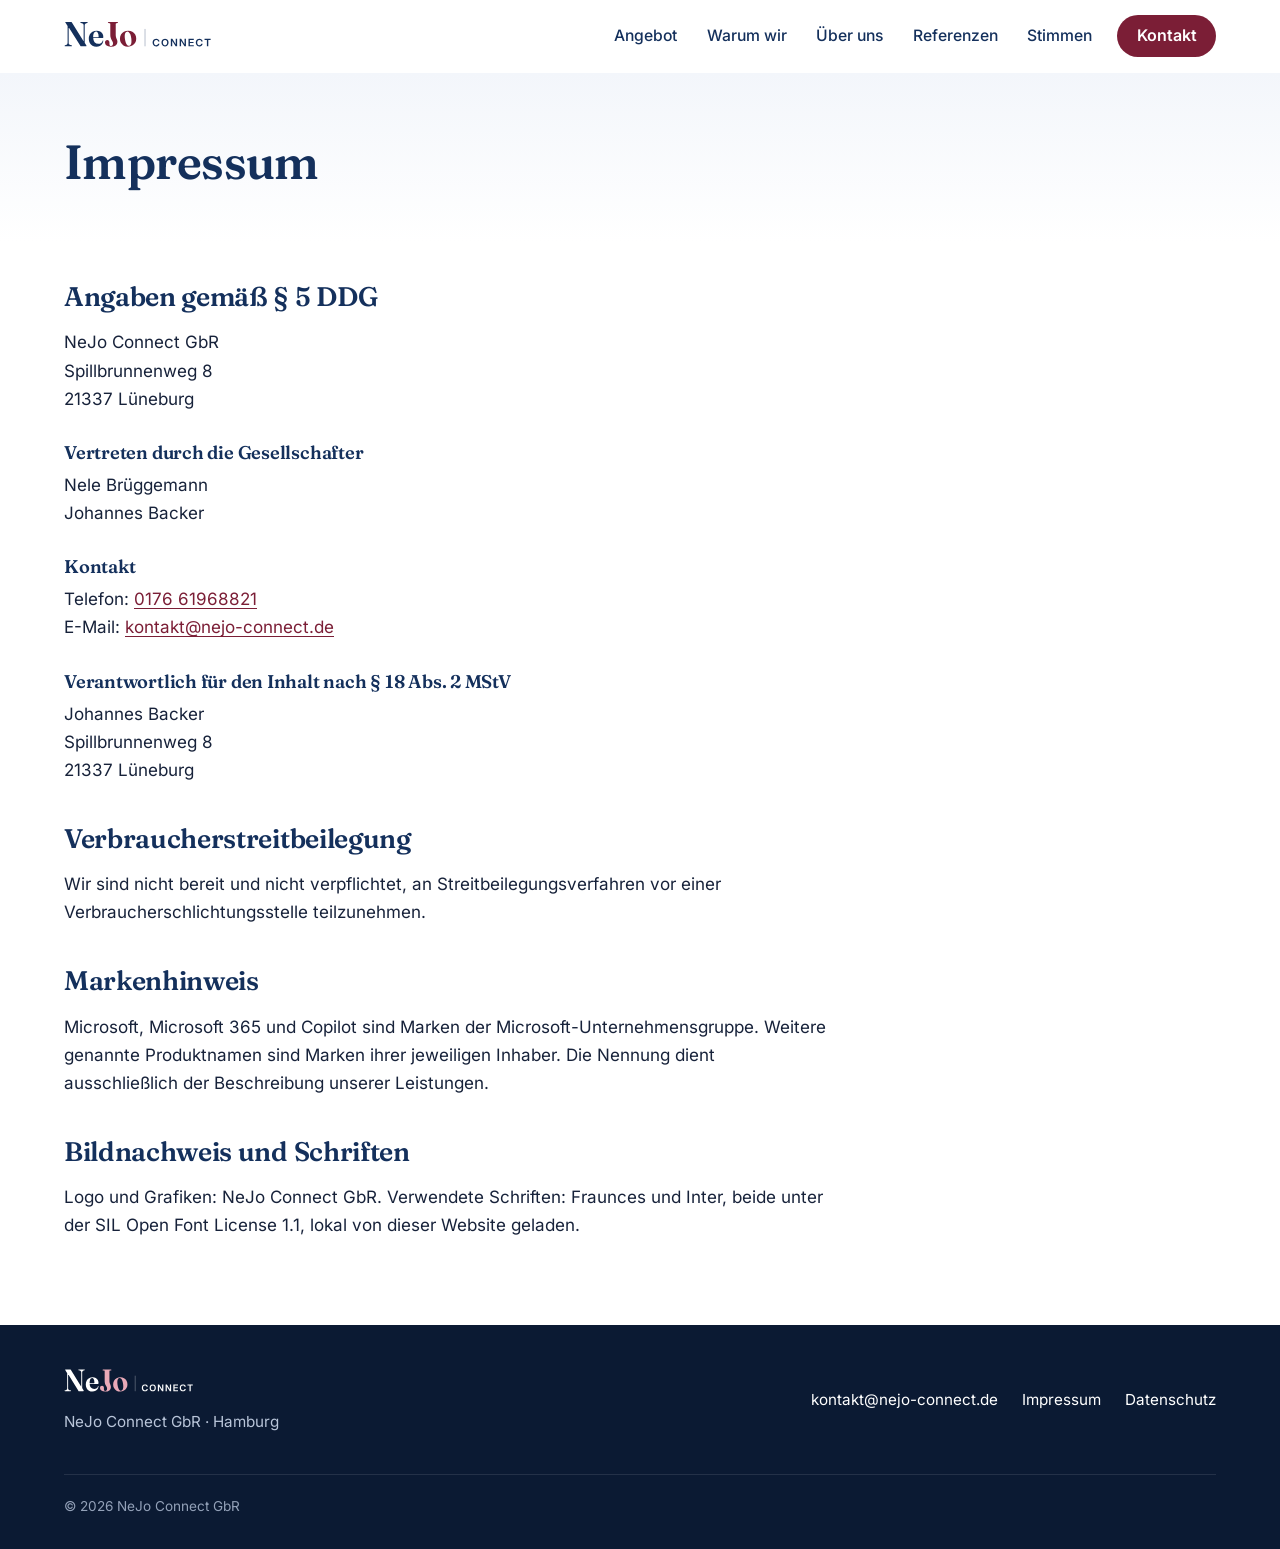
<file: impressum.html>
<!doctype html>
<html lang="de" class="no-js">
<head>
  <meta charset="utf-8">
  <meta name="viewport" content="width=device-width, initial-scale=1">
  <!-- Suchmaschinen ausschließen, solange die Seite im Aufbau ist. Zum offiziellen Start entfernen. -->
  <meta name="robots" content="noindex, nofollow">
  <title>Impressum – NeJo Connect</title>
  <meta name="description" content="Impressum der NeJo Connect GbR, Hamburg.">
  <meta name="theme-color" content="#14305c">
  <link rel="icon" href="assets/img/favicon.svg" type="image/svg+xml">
  <link rel="icon" href="assets/img/favicon-32.png" sizes="32x32" type="image/png">
  <link rel="apple-touch-icon" href="assets/img/apple-touch-icon.png">
  <link rel="preload" href="assets/fonts/fraunces.woff2" as="font" type="font/woff2" crossorigin>
  <link rel="preload" href="assets/fonts/inter.woff2" as="font" type="font/woff2" crossorigin>
  <link rel="stylesheet" href="assets/css/style.css">
  <script src="assets/js/main.js" defer></script>
</head>
<body>
  <a class="skip-link" href="#inhalt">Zum Inhalt springen</a>

  <header class="site-header">
    <div class="container header-inner">
      <a class="brand" href="index.html" aria-label="NeJo Connect – zur Startseite">
        <img src="assets/img/logo.svg" alt="NeJo Connect" width="270" height="70">
      </a>
      <button class="nav-toggle" type="button" aria-expanded="false" aria-controls="hauptnavigation">
        <span class="nav-toggle-icon" aria-hidden="true"></span>
        <span class="nav-toggle-label">Menü</span>
      </button>
      <nav class="site-nav" id="hauptnavigation" aria-label="Hauptnavigation">
        <ul>
          <li><a href="index.html#angebot">Angebot</a></li>
          <li><a href="index.html#warum-wir">Warum wir</a></li>
          <li><a href="index.html#ueber-uns">Über uns</a></li>
          <li><a href="index.html#referenzen">Referenzen</a></li>
          <li><a href="index.html#stimmen">Stimmen</a></li>
          <li><a class="btn btn-primary" href="index.html#kontakt">Kontakt</a></li>
        </ul>
      </nav>
    </div>
  </header>

  <main id="inhalt">
    <div class="legal-hero">
      <div class="container">
        <h1>Impressum</h1>
      </div>
    </div>

    <div class="container">
      <article class="legal">
        <h2>Angaben gemäß § 5 DDG</h2>
        <address>
          NeJo Connect GbR<br>
          Spillbrunnenweg 8<br>
          21337 Lüneburg
        </address>

        <h3>Vertreten durch die Gesellschafter</h3>
        <p>Nele Brüggemann<br>Johannes Backer</p>

        <h3>Kontakt</h3>
        <p>
          Telefon: <a href="tel:+4917661968821">0176 61968821</a><br>
          E-Mail: <a href="mailto:kontakt@nejo-connect.de">kontakt@nejo-connect.de</a>
        </p>

        <h3>Verantwortlich für den Inhalt nach § 18 Abs. 2 MStV</h3>
        <p>Johannes Backer<br>Spillbrunnenweg 8<br>21337 Lüneburg</p>

        <h2>Verbraucherstreitbeilegung</h2>
        <p>
          Wir sind nicht bereit und nicht verpflichtet, an Streitbeilegungsverfahren vor einer
          Verbraucherschlichtungsstelle teilzunehmen.
        </p>

        <h2>Markenhinweis</h2>
        <p>
          Microsoft, Microsoft 365 und Copilot sind Marken der Microsoft-Unternehmensgruppe. Weitere
          genannte Produktnamen sind Marken ihrer jeweiligen Inhaber. Die Nennung dient ausschließlich
          der Beschreibung unserer Leistungen.
        </p>

        <h2>Bildnachweis und Schriften</h2>
        <p>
          Logo und Grafiken: NeJo Connect GbR. Verwendete Schriften: Fraunces und Inter, beide unter
          der SIL Open Font License 1.1, lokal von dieser Website geladen.
        </p>
      </article>
    </div>
  </main>

  <footer class="site-footer">
    <div class="container footer-inner">
      <div class="footer-brand">
        <img src="assets/img/logo-hell.svg" alt="NeJo Connect" width="270" height="70">
        <p>NeJo Connect GbR · Hamburg</p>
      </div>
      <nav class="footer-nav" aria-label="Rechtliches und Kontakt">
        <ul>
          <li><a href="mailto:kontakt@nejo-connect.de">kontakt@nejo-connect.de</a></li>
          <li><a href="impressum.html" aria-current="page">Impressum</a></li>
          <li><a href="datenschutz.html">Datenschutz</a></li>
        </ul>
      </nav>
    </div>
    <div class="container footer-bottom">
      <p>© 2026 NeJo Connect GbR</p>
    </div>
  </footer>
</body>
</html>
</file>
<file: assets/css/style.css>
/* ==========================================================================
   NeJo Connect GbR – Stylesheet
   Farben: Weinrot, Marineblau, Weiß · Schriften: Fraunces, Inter (lokal)
   ========================================================================== */

/* ---------- Schriften (lokal gehostet, keine externen Anfragen) ---------- */
@font-face {
  font-family: "Fraunces";
  src: url("../fonts/fraunces.woff2") format("woff2");
  font-weight: 400 700;
  font-style: normal;
  font-display: swap;
}
@font-face {
  font-family: "Inter";
  src: url("../fonts/inter.woff2") format("woff2");
  font-weight: 100 900;
  font-style: normal;
  font-display: swap;
}

/* ---------- Design-Tokens ---------- */
:root {
  --navy-950: #0b1a33;
  --navy-900: #10244a;
  --navy-800: #14305c;
  --navy-600: #2f4d80;
  --navy-200: #c3cfe2;
  --navy-100: #e4eaf4;
  --navy-50: #f3f6fb;

  --wine-800: #63172b;
  --wine-700: #7b1e36;
  --wine-200: #f0b3c1;
  --wine-50: #fbf1f3;

  --ink: #17223a;
  --muted: #4d5a70;
  --line: #d8dfeb;
  --white: #ffffff;

  --font-head: "Fraunces", Georgia, "Times New Roman", serif;
  --font-body: "Inter", system-ui, -apple-system, "Segoe UI", Roboto, Arial, sans-serif;

  --container: 72rem;
  --gutter: 1rem;
  --radius: 1rem;
  --radius-sm: 0.625rem;
  --header-h: 4.5rem;
  --shadow: 0 1px 2px rgb(16 36 74 / 0.06), 0 8px 24px rgb(16 36 74 / 0.06);

  color-scheme: light;
}

@media (min-width: 48rem) {
  :root { --gutter: 2rem; }
}

/* ---------- Basis ---------- */
*,
*::before,
*::after { box-sizing: border-box; }

html {
  -webkit-text-size-adjust: 100%;
  text-size-adjust: 100%;
  scroll-padding-top: calc(var(--header-h) + 1rem);
}
@media (prefers-reduced-motion: no-preference) {
  html { scroll-behavior: smooth; }
}

body {
  margin: 0;
  background: var(--white);
  color: var(--ink);
  font-family: var(--font-body);
  font-size: 1.0625rem;
  line-height: 1.65;
  font-feature-settings: "cv11", "ss01";
  -webkit-font-smoothing: antialiased;
}

img, svg { display: block; max-width: 100%; height: auto; }

h1, h2, h3 {
  font-family: var(--font-head);
  font-weight: 600;
  line-height: 1.12;
  letter-spacing: -0.012em;
  color: var(--navy-800);
  margin: 0 0 0.6em;
  text-wrap: balance;
}
h1 { font-size: clamp(2.25rem, 1.55rem + 3vw, 3.75rem); line-height: 1.06; }
h2 { font-size: clamp(1.85rem, 1.4rem + 1.8vw, 2.75rem); }
h3 { font-size: clamp(1.25rem, 1.15rem + 0.4vw, 1.45rem); line-height: 1.25; }

p { margin: 0 0 1em; }
p:last-child { margin-bottom: 0; }

a { color: var(--wine-700); text-underline-offset: 0.18em; text-decoration-thickness: 1px; }
a:hover { color: var(--wine-800); text-decoration-thickness: 2px; }

:focus-visible {
  outline: 3px solid var(--navy-600);
  outline-offset: 3px;
  border-radius: 4px;
}

.container {
  width: 100%;
  max-width: calc(var(--container) + 2 * var(--gutter));
  margin-inline: auto;
  padding-inline: var(--gutter);
}

.visually-hidden {
  position: absolute !important;
  width: 1px; height: 1px;
  padding: 0; margin: -1px;
  overflow: hidden; clip: rect(0 0 0 0);
  white-space: nowrap; border: 0;
}

.skip-link {
  position: absolute;
  left: 1rem; top: -4rem;
  z-index: 100;
  padding: 0.75rem 1rem;
  background: var(--navy-800);
  color: var(--white);
  border-radius: var(--radius-sm);
  font-weight: 600;
  text-decoration: none;
}
.skip-link:focus { top: 1rem; color: var(--white); }

/* ---------- Buttons ---------- */
.btn {
  display: inline-flex;
  align-items: center;
  justify-content: center;
  gap: 0.5rem;
  min-height: 3rem;
  padding: 0.75rem 1.4rem;
  border: 1.5px solid transparent;
  border-radius: 999px;
  font: 600 1rem/1.2 var(--font-body);
  text-decoration: none;
  cursor: pointer;
  transition: background-color 0.15s ease, color 0.15s ease, border-color 0.15s ease;
}
.btn svg { width: 1.1em; height: 1.1em; flex: none; }
.btn-primary { background: var(--wine-700); color: var(--white); }
.btn-primary:hover { background: var(--wine-800); color: var(--white); }
.btn-outline { border-color: var(--navy-800); color: var(--navy-800); background: transparent; }
.btn-outline:hover { background: var(--navy-800); color: var(--white); }
.btn-light { background: var(--white); color: var(--wine-700); }
.btn-light:hover { background: var(--wine-50); color: var(--wine-800); }

/* ---------- Header & Navigation ---------- */
.site-header {
  position: sticky;
  top: 0;
  z-index: 50;
  background: rgb(255 255 255 / 0.92);
  -webkit-backdrop-filter: saturate(160%) blur(10px);
  backdrop-filter: saturate(160%) blur(10px);
  border-bottom: 1px solid transparent;
  transition: border-color 0.2s ease, box-shadow 0.2s ease;
}
.site-header.is-scrolled { border-bottom-color: var(--line); box-shadow: 0 4px 18px rgb(16 36 74 / 0.06); }

.header-inner {
  display: flex;
  align-items: center;
  justify-content: space-between;
  gap: 1rem;
  min-height: var(--header-h);
}

.brand { display: inline-flex; align-items: center; flex: none; border-radius: 6px; }
.brand img { height: 2.4rem; width: auto; }

.nav-toggle {
  display: none;
  align-items: center;
  gap: 0.5rem;
  min-height: 2.75rem;
  padding: 0.5rem 0.9rem;
  border: 1.5px solid var(--line);
  border-radius: 999px;
  background: var(--white);
  color: var(--navy-800);
  font: 600 0.95rem/1 var(--font-body);
  cursor: pointer;
}
.nav-toggle-icon,
.nav-toggle-icon::before,
.nav-toggle-icon::after {
  display: block;
  width: 1.1rem;
  height: 2px;
  background: currentColor;
  border-radius: 2px;
  transition: transform 0.2s ease, background-color 0.2s ease;
}
.nav-toggle-icon { position: relative; }
.nav-toggle-icon::before,
.nav-toggle-icon::after { content: ""; position: absolute; left: 0; }
.nav-toggle-icon::before { top: -6px; }
.nav-toggle-icon::after { top: 6px; }
.site-header.is-open .nav-toggle-icon { background: transparent; }
.site-header.is-open .nav-toggle-icon::before { transform: translateY(6px) rotate(45deg); }
.site-header.is-open .nav-toggle-icon::after { transform: translateY(-6px) rotate(-45deg); }

.site-nav ul {
  display: flex;
  align-items: center;
  gap: 0.25rem;
  margin: 0;
  padding: 0;
  list-style: none;
}
.site-nav a:not(.btn) {
  display: block;
  padding: 0.5rem 0.8rem;
  border-radius: 999px;
  color: var(--navy-800);
  font-weight: 500;
  font-size: 0.98rem;
  text-decoration: none;
}
.site-nav a:not(.btn):hover { background: var(--navy-50); color: var(--wine-700); }
.site-nav .btn { margin-left: 0.5rem; min-height: 2.6rem; padding: 0.55rem 1.15rem; }

/* Mobil: aufklappbares Menü (nur mit JavaScript, sonst bleibt alles sichtbar) */
@media (max-width: 55.99rem) {
  .js .nav-toggle { display: inline-flex; }
  .js .site-nav {
    position: absolute;
    top: 100%;
    left: 0;
    right: 0;
    display: none;
    padding: 0.75rem var(--gutter) 1.25rem;
    background: var(--white);
    border-bottom: 1px solid var(--line);
    box-shadow: 0 16px 30px rgb(16 36 74 / 0.08);
  }
  .js .site-header.is-open .site-nav { display: block; }
  .js .site-nav ul { flex-direction: column; align-items: stretch; gap: 0.15rem; }
  .js .site-nav a:not(.btn) { padding: 0.8rem 0.6rem; border-radius: var(--radius-sm); font-size: 1.05rem; }
  .js .site-nav .btn { margin: 0.6rem 0 0; width: 100%; min-height: 3rem; }

  .no-js .header-inner { flex-wrap: wrap; padding-block: 0.75rem; }
  .no-js .site-nav ul { flex-wrap: wrap; }
}

/* ---------- Abschnitte allgemein ---------- */
.section { padding-block: clamp(4rem, 3rem + 4vw, 6.5rem); }
.section-head { max-width: 46rem; margin-bottom: clamp(2rem, 1.5rem + 2vw, 3.25rem); }
.section-head p { color: var(--muted); font-size: 1.125rem; }

.eyebrow {
  display: inline-flex;
  align-items: center;
  gap: 0.6rem;
  margin: 0 0 1rem;
  color: var(--wine-700);
  font-size: 0.8rem;
  font-weight: 650;
  letter-spacing: 0.12em;
  text-transform: uppercase;
}
.eyebrow::before {
  content: "";
  width: 1.75rem;
  height: 2px;
  background: currentColor;
}

/* ---------- Hero ---------- */
.hero {
  position: relative;
  overflow: hidden;
  padding-block: clamp(3rem, 2rem + 4vw, 5.5rem) clamp(1.5rem, 1rem + 1.5vw, 2.5rem);
  background:
    radial-gradient(60rem 30rem at 85% 10%, rgb(123 30 54 / 0.06), transparent 60%),
    linear-gradient(180deg, var(--navy-50) 0%, var(--white) 100%);
}
.hero-grid { display: grid; gap: 2.5rem; align-items: center; }
.hero h1 { max-width: 16ch; }
.hero h1 .accent { color: var(--wine-700); }
.hero-lead { max-width: 36rem; font-size: clamp(1.1rem, 1.02rem + 0.35vw, 1.25rem); color: var(--muted); }
.hero-actions { display: flex; flex-wrap: wrap; gap: 0.75rem; margin-top: 2rem; }

.hero-visual { max-width: 32rem; width: 100%; margin-inline: auto; }
.hero-visual figcaption {
  margin-top: 0.5rem;
  text-align: center;
  color: var(--muted);
  font-size: 0.92rem;
}
.venn text { font-family: var(--font-body); }
.venn .venn-name { font-family: var(--font-head); font-weight: 600; font-size: 27px; }
.venn .venn-item { font-size: 16.5px; fill: var(--muted); }
.venn .venn-center { font-family: var(--font-head); font-weight: 600; font-size: 19px; fill: var(--white); }

@media (max-width: 40rem) {
  .venn .venn-name { font-size: 31px; }
  .venn .venn-item { font-size: 19px; }
  .venn .venn-center { font-size: 21px; }
}

.hero-facts {
  display: grid;
  gap: 1rem;
  margin: clamp(2.5rem, 2rem + 2vw, 3.5rem) 0 0;
  padding: 1.5rem 0 0;
  border-top: 1px solid var(--line);
  list-style: none;
}
.hero-facts li { display: flex; flex-direction: column; gap: 0.1rem; }
.hero-facts strong {
  font-family: var(--font-head);
  font-weight: 600;
  font-size: 1.3rem;
  color: var(--navy-800);
}
.hero-facts span { color: var(--muted); font-size: 0.98rem; }

@media (min-width: 40rem) {
  .hero-facts { grid-template-columns: repeat(3, 1fr); gap: 2rem; }
}
@media (min-width: 56rem) {
  .hero-grid { grid-template-columns: 1.15fr 0.85fr; gap: 3rem; }
  .hero-visual { margin-right: 0; }
}

/* ---------- Angebot ---------- */
.offers { display: grid; gap: 1.25rem; }
@media (min-width: 60rem) { .offers { grid-template-columns: repeat(3, 1fr); } }

.offer {
  position: relative;
  display: flex;
  flex-direction: column;
  padding: 1.75rem;
  background: var(--white);
  border: 1px solid var(--line);
  border-radius: var(--radius);
  box-shadow: var(--shadow);
}
.offer-featured { border-top: 4px solid var(--wine-700); }
.offer-top { display: flex; align-items: center; justify-content: space-between; gap: 1rem; margin-bottom: 1.25rem; }
.offer-num {
  font-family: var(--font-head);
  font-size: 1.15rem;
  font-weight: 600;
  color: var(--wine-700);
}
.badge {
  display: inline-block;
  padding: 0.3rem 0.7rem;
  border-radius: 999px;
  background: var(--wine-50);
  color: var(--wine-700);
  font-size: 0.78rem;
  font-weight: 650;
  letter-spacing: 0.04em;
}
.offer > p { color: var(--muted); }
.offer-note {
  margin-top: auto;
  padding-top: 1rem;
  border-top: 1px dashed var(--line);
  color: var(--muted);
  font-size: 0.92rem;
}

.checklist { margin: 0.25rem 0 1.25rem; padding: 0; list-style: none; }
.checklist li {
  position: relative;
  padding: 0.3rem 0 0.3rem 1.85rem;
}
.checklist li::before {
  content: "";
  position: absolute;
  left: 0;
  top: 0.62rem;
  width: 1.15rem;
  height: 1.15rem;
  border-radius: 50%;
  background: var(--navy-50) url("data:image/svg+xml,%3Csvg xmlns='http://www.w3.org/2000/svg' viewBox='0 0 20 20'%3E%3Cpath d='M5.5 10.5l3 3 6-7' fill='none' stroke='%237b1e36' stroke-width='2.2' stroke-linecap='round' stroke-linejoin='round'/%3E%3C/svg%3E") center / 0.85rem no-repeat;
  box-shadow: inset 0 0 0 1px var(--navy-100);
}

.facts-panel {
  margin-top: 2rem;
  padding: clamp(1.5rem, 1rem + 2vw, 2.25rem);
  border-radius: var(--radius);
  background: var(--navy-50);
  border: 1px solid var(--navy-100);
}
.facts-panel h3 { margin-bottom: 1.25rem; }
.facts-grid { display: grid; gap: 1.25rem 2rem; margin: 0; }
.facts-grid div { padding-left: 1rem; border-left: 2px solid var(--wine-200); }
.facts-grid dt { font-weight: 650; color: var(--navy-800); }
.facts-grid dd { margin: 0.15rem 0 0; color: var(--muted); font-size: 0.98rem; }
@media (min-width: 40rem) { .facts-grid { grid-template-columns: repeat(2, 1fr); } }
@media (min-width: 60rem) { .facts-grid { grid-template-columns: repeat(3, 1fr); } }

/* ---------- Warum wir (dunkel) ---------- */
.section-dark {
  background:
    radial-gradient(50rem 26rem at 100% 0%, rgb(123 30 54 / 0.28), transparent 65%),
    var(--navy-900);
  color: #d2dbea;
}
.section-dark h2,
.section-dark h3 { color: var(--white); }
.section-dark .eyebrow { color: var(--wine-200); }
.section-dark .section-head p { color: #d2dbea; }
.section-dark :focus-visible { outline-color: var(--white); }

.reasons { display: grid; gap: 1px; margin: 0; padding: 0; list-style: none; background: rgb(255 255 255 / 0.12); border-radius: var(--radius); overflow: hidden; }
.reasons li { padding: clamp(1.5rem, 1.2rem + 1vw, 2.1rem); background: var(--navy-900); }
.reason-kicker {
  display: block;
  margin-bottom: 0.6rem;
  font-family: var(--font-head);
  font-size: clamp(2rem, 1.6rem + 1.4vw, 2.6rem);
  font-weight: 600;
  line-height: 1;
  color: var(--wine-200);
}
.reasons h3 { margin-bottom: 0.4rem; }
.reasons p { color: #c4cfe2; }
@media (min-width: 48rem) { .reasons { grid-template-columns: repeat(2, 1fr); } }

.practice-note {
  display: flex;
  gap: 1rem;
  align-items: flex-start;
  margin-top: 2rem;
  max-width: 50rem;
  color: #d2dbea;
}
.practice-note svg { flex: none; width: 1.6rem; height: 1.6rem; margin-top: 0.1rem; color: var(--wine-200); }

/* ---------- Über uns ---------- */
.people { display: grid; gap: 1.5rem; }
@media (min-width: 60rem) { .people { grid-template-columns: repeat(2, 1fr); gap: 2rem; } }

.person {
  display: flex;
  flex-direction: column;
  padding: clamp(1.5rem, 1.2rem + 1vw, 2.25rem);
  border: 1px solid var(--line);
  border-radius: var(--radius);
  background: var(--white);
  box-shadow: var(--shadow);
}
.person-head { display: flex; align-items: center; gap: 1.25rem; margin-bottom: 1.25rem; }
.person-photo {
  flex: none;
  width: 6.5rem;
  height: 6.5rem;
  border-radius: 1.25rem;
  overflow: hidden;
}
.person-photo img { width: 100%; height: 100%; object-fit: cover; }
.photo-placeholder {
  display: grid;
  place-items: center;
  align-content: center;
  gap: 0.1rem;
  background: linear-gradient(145deg, var(--navy-100), var(--wine-50));
  border: 1.5px dashed var(--navy-200);
  color: var(--navy-800);
  text-align: center;
}
.photo-placeholder .initials { font-family: var(--font-head); font-size: 1.9rem; font-weight: 600; line-height: 1; }
.photo-placeholder small { font-size: 0.7rem; color: var(--muted); }
@media (max-width: 30rem) {
  .person-head { gap: 1rem; }
  .person-photo { width: 4.75rem; height: 4.75rem; border-radius: 1rem; }
  .photo-placeholder .initials { font-size: 1.45rem; }
  .photo-placeholder small { font-size: 0.62rem; }
}
.person h3 { margin: 0 0 0.2rem; font-size: clamp(1.35rem, 1.2rem + 0.5vw, 1.6rem); }
.person-role { margin: 0; color: var(--wine-700); font-weight: 600; font-size: 0.98rem; line-height: 1.4; }
.person > p { color: var(--muted); }

.tags { display: flex; flex-wrap: wrap; gap: 0.5rem; margin: 0.25rem 0 1.25rem; padding: 0; list-style: none; }
.tags li {
  padding: 0.28rem 0.75rem;
  border-radius: 999px;
  background: var(--navy-50);
  border: 1px solid var(--navy-100);
  color: var(--navy-800);
  font-size: 0.86rem;
  font-weight: 550;
}

.stations { margin: auto 0 0; padding: 1.25rem 0 0; border-top: 1px solid var(--line); list-style: none; }
.stations li { position: relative; padding: 0.25rem 0 0.25rem 1.4rem; font-size: 0.97rem; }
.stations li::before {
  content: "";
  position: absolute;
  left: 0.2rem;
  top: 0.78rem;
  width: 0.5rem;
  height: 0.5rem;
  border-radius: 50%;
  border: 2px solid var(--wine-700);
}
.stations-title { margin: auto 0 0; padding-top: 1.25rem; border-top: 1px solid var(--line); font-size: 0.8rem; font-weight: 650; letter-spacing: 0.1em; text-transform: uppercase; color: var(--muted); }
.stations-title + .stations { margin-top: 0.4rem; padding-top: 0; border-top: 0; }

.together {
  margin-top: 2rem;
  padding: 1.5rem clamp(1.25rem, 1rem + 1vw, 2rem);
  border-radius: var(--radius);
  background: var(--navy-50);
  border: 1px solid var(--navy-100);
}
.together p { margin: 0; }
.together strong { color: var(--navy-800); }

/* Platzhalter – vor der Veröffentlichung ersetzen */
.placeholder {
  padding: 0.1em 0.35em;
  border-radius: 4px;
  background: #fff4cc;
  color: #6b4e00;
  outline: 1px dashed #d9b440;
  font-style: normal;
  -webkit-box-decoration-break: clone;
  box-decoration-break: clone;
}
li.placeholder,
p.placeholder { display: block; padding: 0.6rem 0.8rem; }
.stations li.placeholder { padding-left: 0.8rem; }
.stations li.placeholder::before { display: none; }

/* ---------- Stimmen ---------- */
.section-tint { background: var(--navy-50); }
.testimonials { display: grid; gap: 1.25rem; }
@media (min-width: 48rem) { .testimonials { grid-template-columns: repeat(2, 1fr); } }

.testimonial {
  margin: 0;
  padding: 1.75rem;
  border-radius: var(--radius);
  background: var(--white);
  border: 1px solid var(--line);
}
.testimonial blockquote { margin: 0 0 1rem; font-family: var(--font-head); font-size: 1.2rem; line-height: 1.45; color: var(--navy-800); }
.testimonial figcaption { color: var(--muted); font-size: 0.95rem; }

.empty-state {
  display: flex;
  gap: 1.25rem;
  align-items: flex-start;
  padding: clamp(1.5rem, 1.2rem + 1vw, 2.25rem);
  border: 1.5px dashed var(--navy-200);
  border-radius: var(--radius);
  background: rgb(255 255 255 / 0.6);
  max-width: 46rem;
}
.empty-state svg { flex: none; width: 2.5rem; height: 2.5rem; color: var(--wine-700); }
.empty-state p { color: var(--muted); }
.empty-state strong { display: block; margin-bottom: 0.25rem; font-family: var(--font-head); font-size: 1.25rem; font-weight: 600; color: var(--navy-800); }

/* ---------- Kontakt ---------- */
.section-contact {
  background:
    radial-gradient(40rem 22rem at 0% 100%, rgb(16 36 74 / 0.35), transparent 70%),
    var(--wine-700);
  color: #f7e6ea;
}
.section-contact h2 { color: var(--white); }
.section-contact .eyebrow { color: var(--wine-200); }
.section-contact :focus-visible { outline-color: var(--white); }
.contact-grid { display: grid; gap: 2.5rem; align-items: end; }
@media (min-width: 56rem) { .contact-grid { grid-template-columns: 1.1fr 0.9fr; gap: 4rem; } }
.contact-lead { font-size: 1.15rem; max-width: 36rem; }

.contact-card {
  padding: clamp(1.5rem, 1.2rem + 1vw, 2.25rem);
  border-radius: var(--radius);
  background: rgb(255 255 255 / 0.08);
  border: 1px solid rgb(255 255 255 / 0.22);
}
.contact-label { margin: 0 0 0.35rem; font-size: 0.8rem; font-weight: 650; letter-spacing: 0.1em; text-transform: uppercase; color: var(--wine-200); }
.contact-mail {
  display: inline-block;
  margin-bottom: 1.25rem;
  font-family: var(--font-head);
  font-size: clamp(1.35rem, 1.1rem + 1.2vw, 1.9rem);
  font-weight: 600;
  line-height: 1.2;
  color: var(--white);
  overflow-wrap: anywhere;
}
.contact-mail:hover { color: var(--white); text-decoration-thickness: 2px; }
.contact-meta { display: flex; flex-wrap: wrap; gap: 0.4rem 1.25rem; margin: 1.5rem 0 0; padding: 0; list-style: none; font-size: 0.95rem; }
.contact-meta li { display: inline-flex; align-items: center; gap: 0.45rem; }
.contact-meta li::before { content: ""; width: 0.4rem; height: 0.4rem; border-radius: 50%; background: var(--wine-200); }

/* ---------- Footer ---------- */
.site-footer { background: var(--navy-950); color: #b9c5d9; font-size: 0.95rem; }
.footer-inner {
  display: flex;
  flex-wrap: wrap;
  align-items: center;
  justify-content: space-between;
  gap: 1.5rem 2rem;
  padding-block: 2.5rem;
}
.footer-brand { display: flex; flex-direction: column; align-items: flex-start; gap: 0.6rem; }
.footer-brand img { height: 2.1rem; width: auto; }
.footer-brand p { margin: 0; }
.footer-nav ul { display: flex; flex-wrap: wrap; gap: 0.5rem 1.5rem; margin: 0; padding: 0; list-style: none; }
.site-footer a { color: var(--white); text-decoration: none; }
.site-footer a:hover { color: var(--wine-200); text-decoration: underline; }
.site-footer :focus-visible { outline-color: var(--white); }
.footer-bottom { padding-bottom: 2rem; font-size: 0.85rem; color: #93a1b8; }
.footer-bottom p { margin: 0; padding-top: 1.25rem; border-top: 1px solid rgb(255 255 255 / 0.1); }

/* ---------- Rechtstexte (Impressum, Datenschutz) ---------- */
.legal-hero {
  padding-block: clamp(2.5rem, 2rem + 3vw, 4rem) clamp(1.5rem, 1rem + 2vw, 2.5rem);
  background: linear-gradient(180deg, var(--navy-50) 0%, var(--white) 100%);
}
.legal-hero h1 { font-size: clamp(2.1rem, 1.6rem + 2vw, 3rem); margin-bottom: 0.3em; }
.legal-hero p { color: var(--muted); }
.legal { max-width: 48rem; padding-bottom: clamp(3.5rem, 3rem + 3vw, 5.5rem); }
.legal h2 { font-size: clamp(1.35rem, 1.2rem + 0.6vw, 1.7rem); margin-top: 2.5rem; }
.legal h3 { font-size: 1.15rem; margin-top: 1.75rem; margin-bottom: 0.4em; }
.legal ul { padding-left: 1.2rem; }
.legal li { margin-bottom: 0.35rem; }
.legal address { font-style: normal; }
.legal .box {
  margin: 1.5rem 0;
  padding: 1.25rem 1.5rem;
  border-radius: var(--radius-sm);
  background: var(--navy-50);
  border-left: 3px solid var(--wine-700);
}
.legal .meta { margin-top: 3rem; color: var(--muted); font-size: 0.92rem; }

/* ---------- Druck ---------- */
@media print {
  .site-header, .nav-toggle, .hero-visual, .skip-link { display: none !important; }
  .section-dark, .section-contact, .site-footer { background: none !important; color: #000 !important; }
  .section-dark h2, .section-dark h3, .section-contact h2, .contact-mail { color: #000 !important; }
  a[href^="mailto:"]::after { content: ""; }
}
</file>
